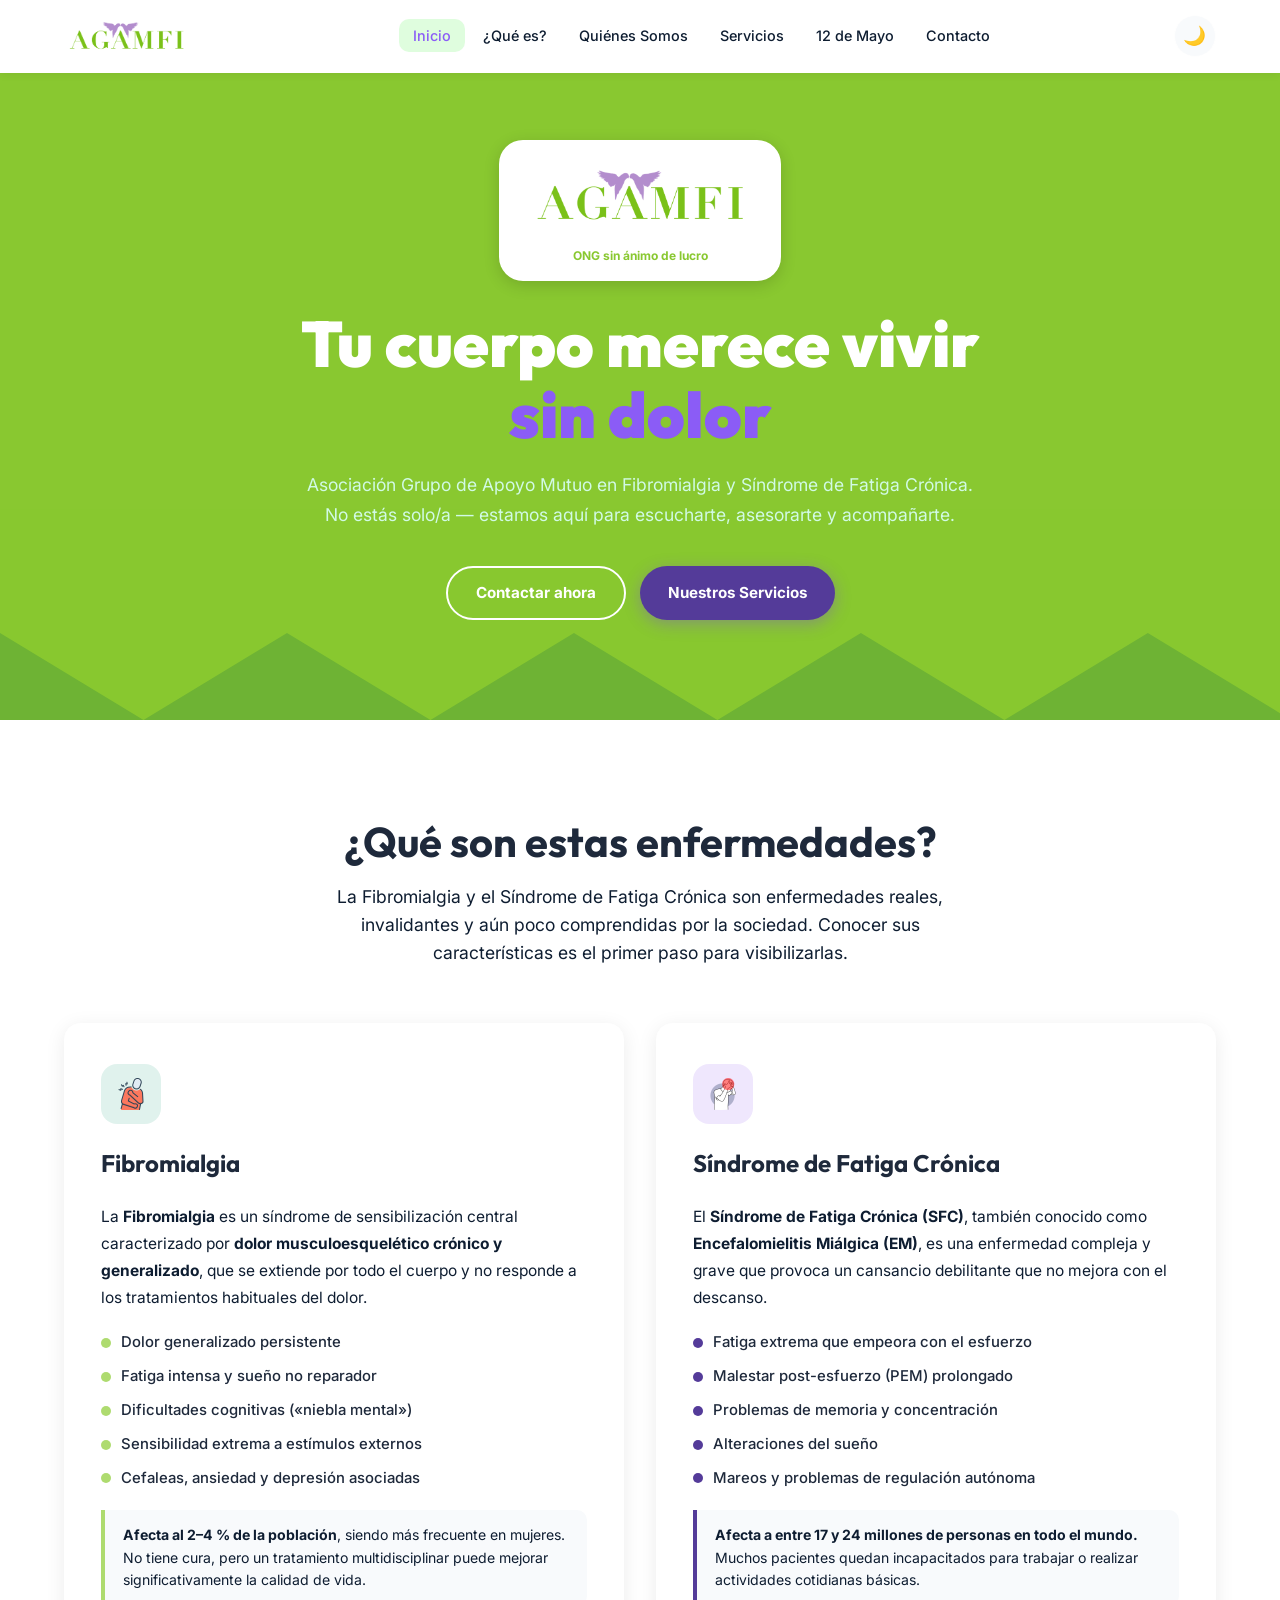
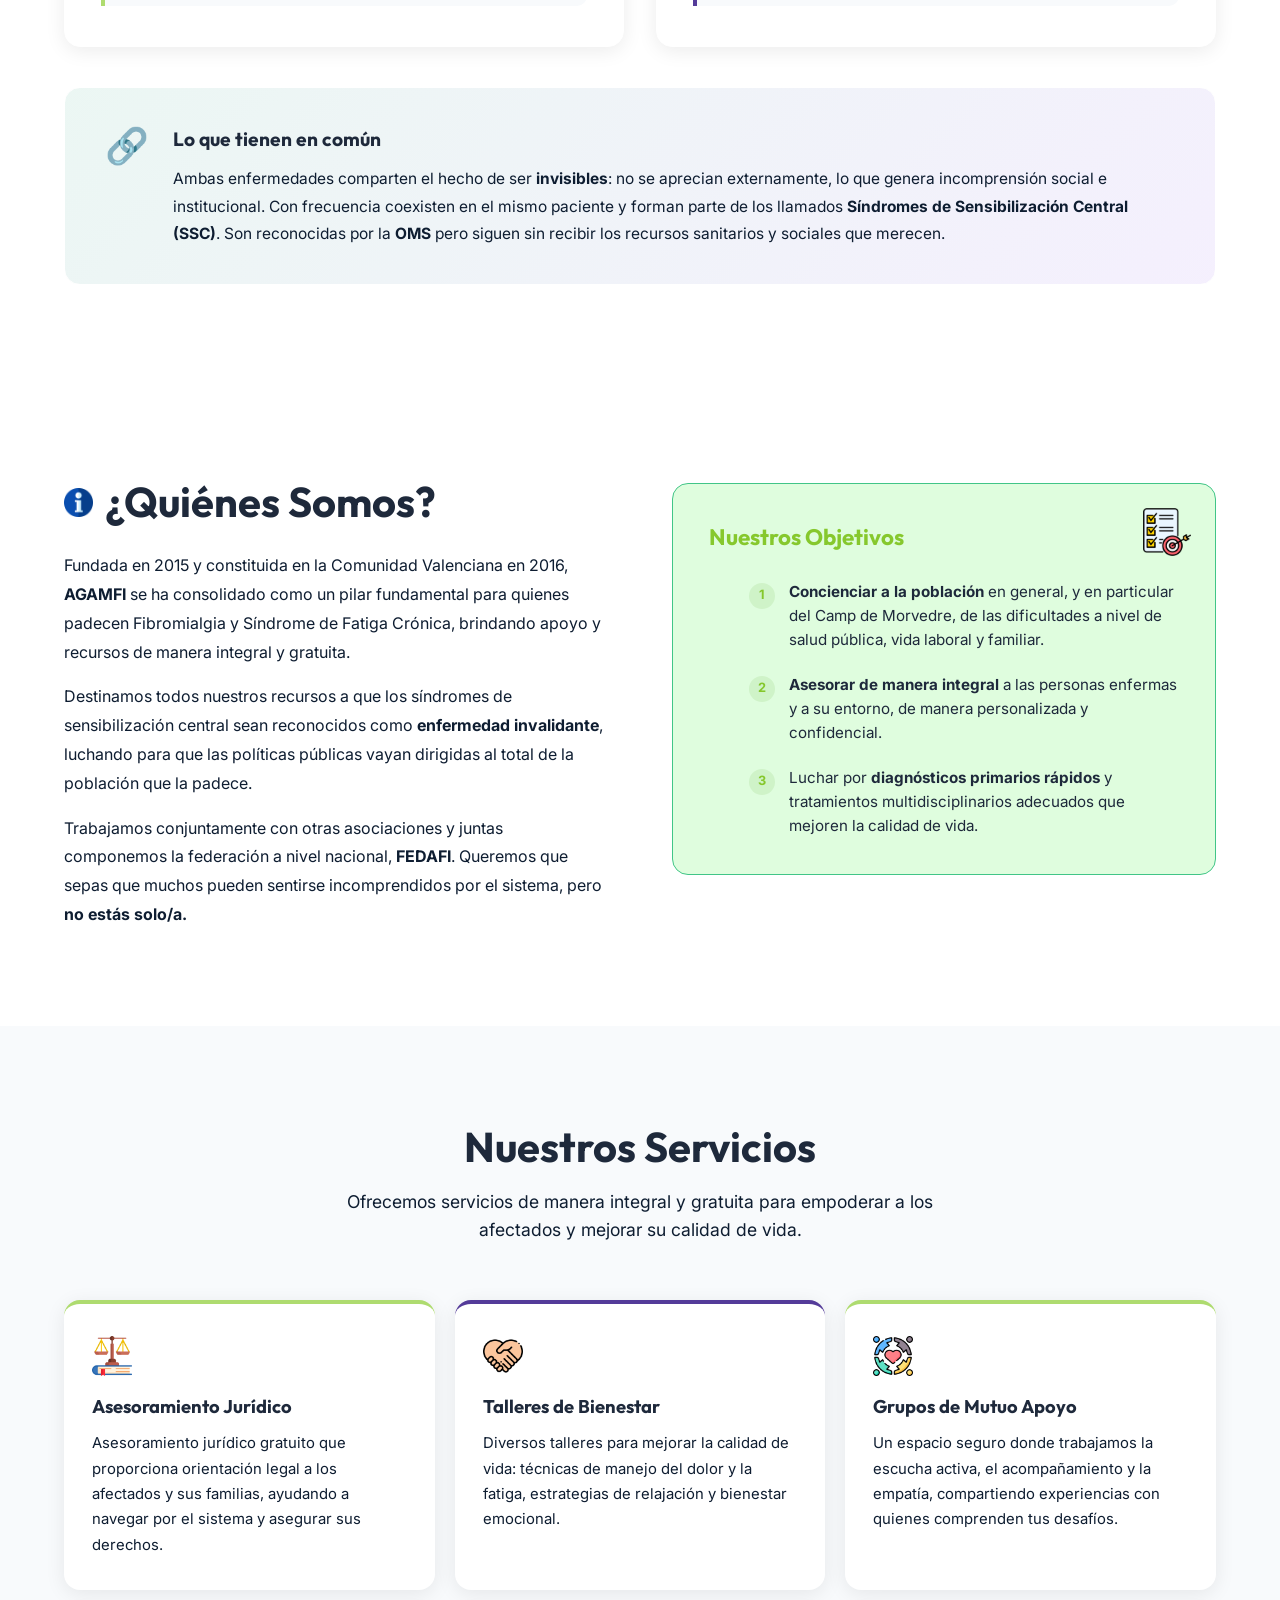
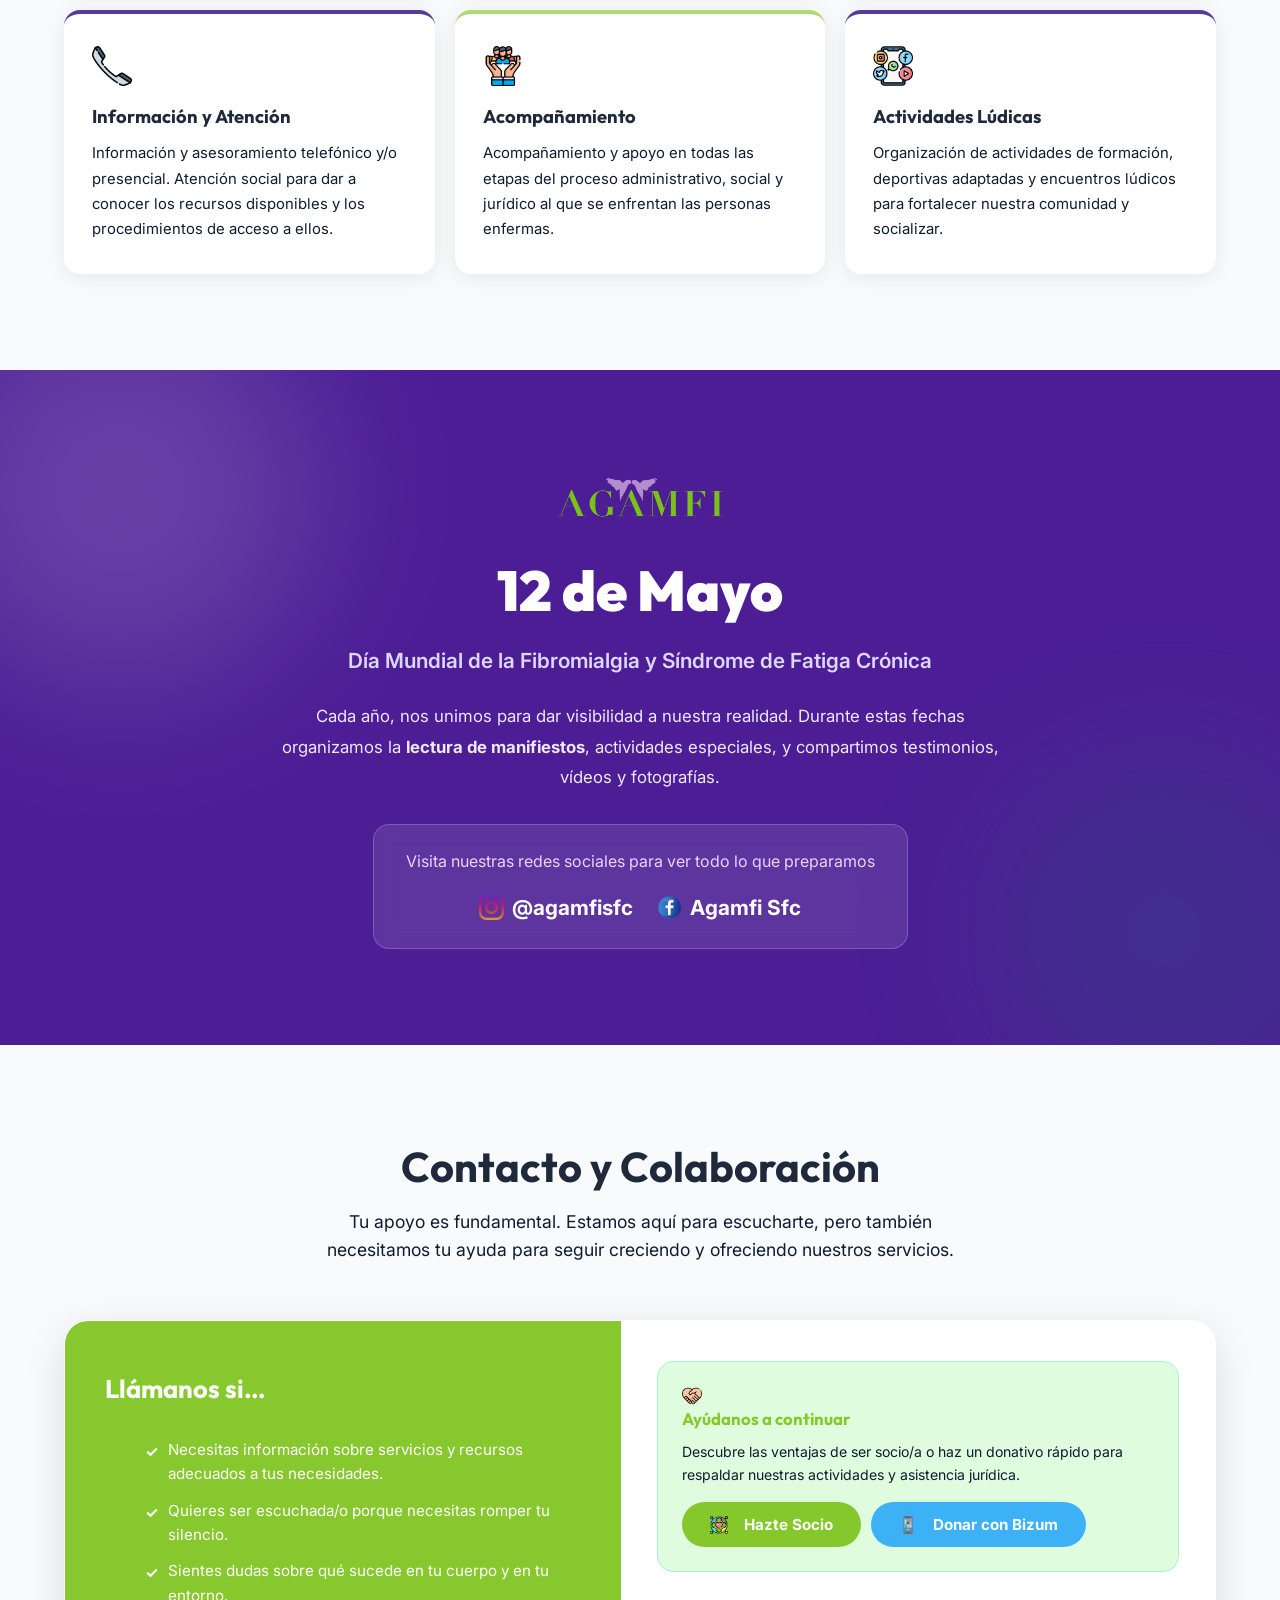
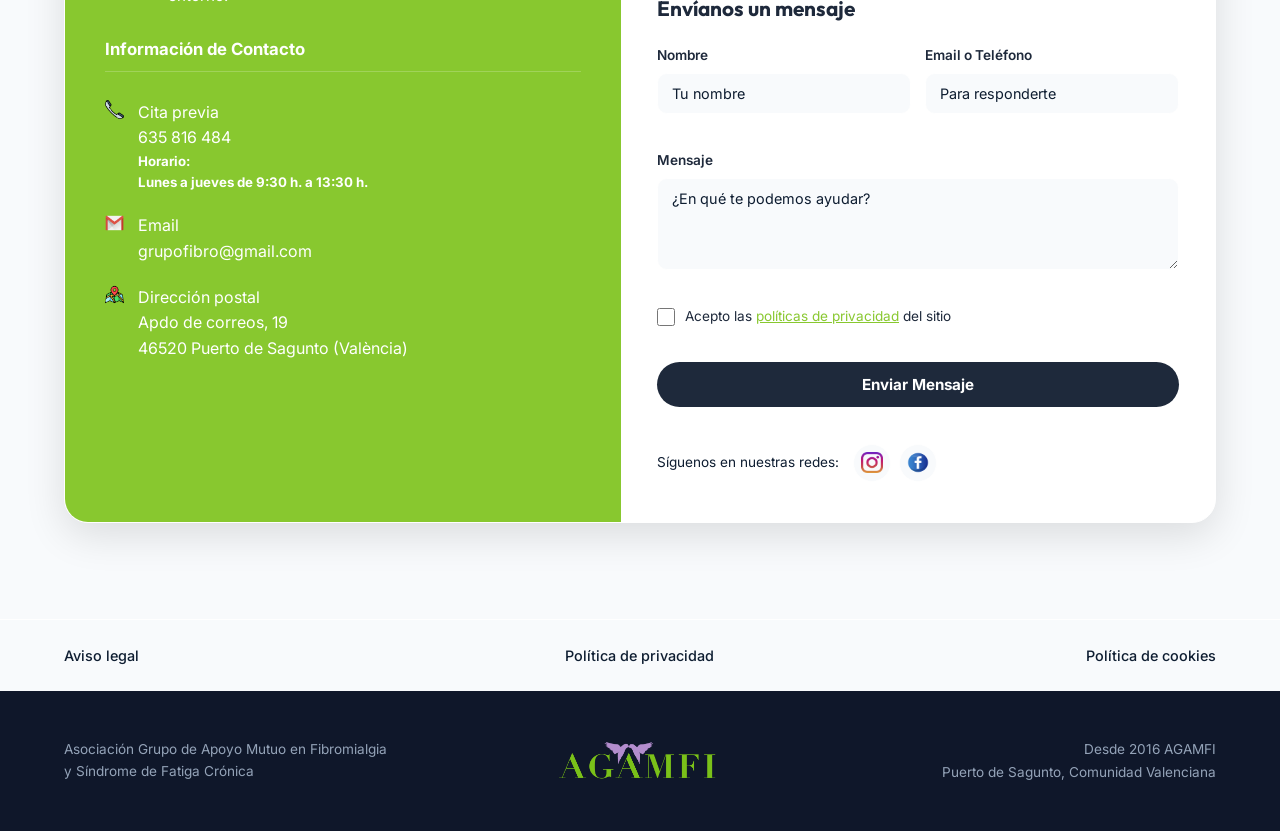
<file: index.html>
<!DOCTYPE html>
<html lang="es">

<head>
  <meta charset="UTF-8" />
  <meta name="viewport" content="width=device-width, initial-scale=1.0" />

  <!-- SEO -->
  <title>AGAMFI</title>
  <meta name="description"
    content="AGAMFI es una asociación sin ánimo de lucro que apoya a personas con Fibromialgia y Síndrome de Fatiga Crónica en el Camp de Morvedre, Comunidad Valenciana." />
  <meta name="keywords"
    content="fibromialgia, SFC, síndrome fatiga crónica, AGAMFI, asociación, Puerto de Sagunto, Camp de Morvedre" />
  <meta name="author" content="AGAMFI" />

  <!-- Favicon -->
  <link rel="icon" href="iconos/Logotipo-letra.png" type="image/png" />
  <link rel="apple-touch-icon" href="iconos/Logotipo-letra.png" />

  <!-- Open Graph -->
  <meta property="og:title" content="AGAMFI – Fibromialgia y SFC" />
  <meta property="og:description"
    content="No estás solo/a. Apoyo integral y gratuito para personas con Fibromialgia y Síndrome de Fatiga Crónica." />
  <meta property="og:type" content="website" />
  <meta property="og:url" content="https://agamfi.org" />
  <meta property="og:image" content="iconos/Logotipo-letra.png" />

  <!-- Google Fonts -->
  <link rel="preconnect" href="https://fonts.googleapis.com" />
  <link rel="preconnect" href="https://fonts.gstatic.com" crossorigin />
  <link
    href="https://fonts.googleapis.com/css2?family=Inter:wght@300;400;500;600;700;800&family=Outfit:wght@400;600;700;900&display=swap"
    rel="stylesheet" />

  <!-- CSS -->
  <link rel="stylesheet" href="css/style.css" />
</head>

<body>

  <!-- ========== HEADER ========== -->
  <header class="header" id="header">
    <nav class="navbar container" aria-label="Navegación principal">

      <a href="#inicio" class="logo" id="logo">
        <img src="iconos/Logotipo-sencillo.png" alt="Logo AGAMFI" class="logo-img" id="logoImg" />
      </a>

      <ul class="nav-links" id="navLinks" role="list">
        <li><a href="#inicio" class="nav-link active">Inicio</a></li>
        <li><a href="#que-es" class="nav-link">¿Qué es?</a></li>
        <li><a href="#nosotros" class="nav-link">Quiénes Somos</a></li>
        <li><a href="#servicios" class="nav-link">Servicios</a></li>
        <li><a href="#diamundial" class="nav-link">12 de Mayo</a></li>
        <li><a href="#contacto" class="nav-link">Contacto</a></li>
      </ul>

      <div class="nav-actions">
        <button class="theme-toggle" id="themeToggle" aria-label="Alternar modo oscuro/claro">
          <span class="icon-moon">🌙</span>
          <span class="icon-sun hidden">☀️</span>
        </button>
        <button class="hamburger" id="hamburger" aria-label="Menú" aria-expanded="false">
          <span></span><span></span><span></span>
        </button>
      </div>
    </nav>
  </header>

  <main>

    <!-- ========== HERO ========== -->
    <section class="hero" id="inicio" aria-label="Inicio">
      <div class="hero-bg">
        <div class="hero-wave"></div>
      </div>

      <div class="hero-content container">
        <span class="hero-badge" id="heroBadge">
          <img src="iconos/Logotipo-sencillo.png" alt="Logo AGAMFI" class="badge-icon" />
          ONG sin ánimo de lucro
        </span>

        <h1 class="hero-title">
          Tu cuerpo merece vivir<br />
          <span class="hero-highlight">sin dolor</span>
        </h1>

        <p class="hero-desc">
          Asociación Grupo de Apoyo Mutuo en Fibromialgia y Síndrome de Fatiga Crónica.<br />
          No estás solo/a — estamos aquí para escucharte, asesorarte y acompañarte.
        </p>

        <div class="hero-actions">
          <a href="#contacto" class="btn btn-white">Contactar ahora</a>
          <a href="#servicios" class="btn btn-purple">Nuestros Servicios</a>
        </div>
      </div>
    </section>

    <!-- ========== QUÉ ES FIBROMIALGIA Y SFC ========== -->
    <section class="conditions" id="que-es" aria-label="Qué es la Fibromialgia y el SFC">
      <div class="container">
        <div class="section-header reveal">
          <h2 class="section-title centered">¿Qué son estas enfermedades?</h2>
          <p class="section-desc">
            La Fibromialgia y el Síndrome de Fatiga Crónica son enfermedades reales, invalidantes y aún poco
            comprendidas por la sociedad. Conocer sus características es el primer paso para visibilizarlas.
          </p>
        </div>

        <div class="conditions-grid">

          <!-- Fibromialgia -->
          <article class="condition-card reveal" id="cardFibro">
            <div class="condition-icon-wrap condition-icon-green">
              <img src="iconos/dolor.png" alt="Fibromialgia" class="custom-icon condition-icon" />
            </div>
            <h3 class="condition-title">Fibromialgia</h3>
            <p class="condition-desc">
              La <strong>Fibromialgia</strong> es un síndrome de sensibilización central caracterizado por
              <strong>dolor musculoesquelético crónico y generalizado</strong>, que se extiende por todo el cuerpo
              y no responde a los tratamientos habituales del dolor.
            </p>
            <ul class="condition-symptoms">
              <li><span class="symptom-dot symptom-dot-green"></span>Dolor generalizado persistente</li>
              <li><span class="symptom-dot symptom-dot-green"></span>Fatiga intensa y sueño no reparador</li>
              <li><span class="symptom-dot symptom-dot-green"></span>Dificultades cognitivas («niebla mental»)</li>
              <li><span class="symptom-dot symptom-dot-green"></span>Sensibilidad extrema a estímulos externos</li>
              <li><span class="symptom-dot symptom-dot-green"></span>Cefaleas, ansiedad y depresión asociadas</li>
            </ul>
            <div class="condition-note">
              <strong>Afecta al 2–4 % de la población</strong>, siendo más frecuente en mujeres. No tiene cura,
              pero un tratamiento multidisciplinar puede mejorar significativamente la calidad de vida.
            </div>
          </article>

          <!-- SFC -->
          <article class="condition-card reveal" id="cardSFC">
            <div class="condition-icon-wrap condition-icon-purple">
              <img src="iconos/dolorcabeza.png" alt="SFC" class="custom-icon condition-icon" />
            </div>
            <h3 class="condition-title">Síndrome de Fatiga Crónica</h3>
            <p class="condition-desc">
              El <strong>Síndrome de Fatiga Crónica (SFC)</strong>, también conocido como
              <strong>Encefalomielitis Miálgica (EM)</strong>, es una enfermedad compleja y grave
              que provoca un cansancio debilitante que no mejora con el descanso.
            </p>
            <ul class="condition-symptoms">
              <li><span class="symptom-dot symptom-dot-purple"></span>Fatiga extrema que empeora con el esfuerzo</li>
              <li><span class="symptom-dot symptom-dot-purple"></span>Malestar post-esfuerzo (PEM) prolongado</li>
              <li><span class="symptom-dot symptom-dot-purple"></span>Problemas de memoria y concentración</li>
              <li><span class="symptom-dot symptom-dot-purple"></span>Alteraciones del sueño</li>
              <li><span class="symptom-dot symptom-dot-purple"></span>Mareos y problemas de regulación autónoma</li>
            </ul>
            <div class="condition-note">
              <strong>Afecta a entre 17 y 24 millones de personas en todo el mundo.</strong> Muchos pacientes
              quedan incapacitados para trabajar o realizar actividades cotidianas básicas.
            </div>
          </article>

        </div>

        <!-- Bloque común -->
        <div class="conditions-shared reveal">
          <div class="shared-icon">🔗</div>
          <div class="shared-content">
            <h3>Lo que tienen en común</h3>
            <p>
              Ambas enfermedades comparten el hecho de ser <strong>invisibles</strong>: no se aprecian externamente,
              lo que genera incomprensión social e institucional. Con frecuencia coexisten en el mismo paciente
              y forman parte de los llamados <strong>Síndromes de Sensibilización Central (SSC)</strong>.
              Son reconocidas por la <strong>OMS</strong> pero siguen sin recibir los recursos sanitarios
              y sociales que merecen.
            </p>
          </div>
        </div>

      </div>
    </section>

    <!-- ========== QUIÉNES SOMOS ========== -->
    <section class="about" id="nosotros" aria-label="Quiénes somos">
      <div class="container about-grid">

        <div class="about-text-col reveal">
          <h2 class="section-title with-icon">
            <img src="iconos/informacion.png" alt="Información" class="custom-icon title-icon" />
            ¿Quiénes Somos?
          </h2>
          <div class="about-body">
            <p>
              Fundada en 2015 y constituida en la Comunidad Valenciana en 2016,
              <strong>AGAMFI</strong> se ha consolidado como un pilar fundamental para quienes padecen
              Fibromialgia y Síndrome de Fatiga Crónica, brindando apoyo y recursos de manera integral y gratuita.
            </p>
            <p>
              Destinamos todos nuestros recursos a que los síndromes de sensibilización central sean reconocidos
              como <strong>enfermedad invalidante</strong>, luchando para que las políticas públicas vayan dirigidas
              al total de la población que la padece.
            </p>
            <p>
              Trabajamos conjuntamente con otras asociaciones y juntas componemos la federación a nivel nacional,
              <strong>FEDAFI</strong>. Queremos que sepas que muchos pueden sentirse incomprendidos por el sistema,
              pero <strong>no estás solo/a.</strong>
            </p>
          </div>
        </div>

        <div class="objectives-card reveal">
          <div class="objectives-badge">
            <img src="iconos/objetivos.png" alt="Objetivos" class="custom-icon" />
          </div>
          <h3 class="objectives-title">Nuestros Objetivos</h3>
          <ol class="objectives-list">
            <li>
              <span class="obj-num">1</span>
              <p><strong>Concienciar a la población</strong> en general, y en particular del Camp de Morvedre,
                de las dificultades a nivel de salud pública, vida laboral y familiar.</p>
            </li>
            <li>
              <span class="obj-num">2</span>
              <p><strong>Asesorar de manera integral</strong> a las personas enfermas y a su entorno,
                de manera personalizada y confidencial.</p>
            </li>
            <li>
              <span class="obj-num">3</span>
              <p>Luchar por <strong>diagnósticos primarios rápidos</strong> y tratamientos multidisciplinarios
                adecuados que mejoren la calidad de vida.</p>
            </li>
          </ol>
        </div>

      </div>
    </section>

    <!-- ========== SERVICIOS ========== -->
    <section class="services" id="servicios" aria-label="Servicios">
      <div class="container">
        <div class="section-header">
          <h2 class="section-title centered">Nuestros Servicios</h2>
          <p class="section-desc">
            Ofrecemos servicios de manera integral y gratuita para empoderar a los afectados
            y mejorar su calidad de vida.
          </p>
        </div>

        <div class="services-grid">
          <article class="service-card accent-green reveal" id="svc1">
            <div class="svc-icon"><img src="iconos/juridico.png" alt="Asesoramiento" class="custom-icon" /></div>
            <h3>Asesoramiento Jurídico</h3>
            <p>Asesoramiento jurídico gratuito que proporciona orientación legal a los afectados
              y sus familias, ayudando a navegar por el sistema y asegurar sus derechos.</p>
          </article>

          <article class="service-card accent-purple reveal" id="svc2">
            <div class="svc-icon"><img src="iconos/ayuda.png" alt="Bienestar" class="custom-icon" /></div>
            <h3>Talleres de Bienestar</h3>
            <p>Diversos talleres para mejorar la calidad de vida: técnicas de manejo del dolor
              y la fatiga, estrategias de relajación y bienestar emocional.</p>
          </article>

          <article class="service-card accent-green reveal" id="svc3">
            <div class="svc-icon"><img src="iconos/participacion-de-la-comunidad.png" alt="Apoyo" class="custom-icon" />
            </div>
            <h3>Grupos de Mutuo Apoyo</h3>
            <p>Un espacio seguro donde trabajamos la escucha activa, el acompañamiento y la empatía,
              compartiendo experiencias con quienes comprenden tus desafíos.</p>
          </article>

          <article class="service-card accent-purple reveal" id="svc4">
            <div class="svc-icon"><img src="iconos/telefonos-de-mano.png" alt="Información" class="custom-icon" /></div>
            <h3>Información y Atención</h3>
            <p>Información y asesoramiento telefónico y/o presencial. Atención social para dar a conocer
              los recursos disponibles y los procedimientos de acceso a ellos.</p>
          </article>

          <article class="service-card accent-green reveal" id="svc5">
            <div class="svc-icon"><img src="iconos/acompañamiento.png" alt="Acompañamiento" class="custom-icon" /></div>
            <h3>Acompañamiento</h3>
            <p>Acompañamiento y apoyo en todas las etapas del proceso administrativo, social y jurídico
              al que se enfrentan las personas enfermas.</p>
          </article>

          <article class="service-card accent-purple reveal" id="svc6">
            <div class="svc-icon"><img src="iconos/redes-sociales.png" alt="Actividades" class="custom-icon" /></div>
            <h3>Actividades Lúdicas</h3>
            <p>Organización de actividades de formación, deportivas adaptadas y encuentros lúdicos
              para fortalecer nuestra comunidad y socializar.</p>
          </article>
        </div>
      </div>
    </section>

    <!-- ========== 12 DE MAYO ========== -->
    <section class="world-day" id="diamundial" aria-label="Día mundial de la fibromialgia">
      <div class="wd-blobs">
        <div class="wd-blob wd-blob-1"></div>
        <div class="wd-blob wd-blob-2"></div>
      </div>

      <div class="container wd-content reveal">
        <div class="wd-icon"><img src="iconos/Logotipo-sencillo.png" alt="Logo AGAMFI" /></div>
        <h2 class="wd-title">12 de Mayo</h2>
        <h3 class="wd-subtitle">Día Mundial de la Fibromialgia y Síndrome de Fatiga Crónica</h3>
        <p class="wd-desc">
          Cada año, nos unimos para dar visibilidad a nuestra realidad. Durante estas fechas organizamos
          la <strong>lectura de manifiestos</strong>, actividades especiales, y compartimos testimonios,
          vídeos y fotografías.
        </p>
        <div class="wd-card">
          <p>Visita nuestras redes sociales para ver todo lo que preparamos</p>
          <div class="wd-social-links">
            <a href="https://instagram.com/agamfisfc" target="_blank" rel="noreferrer" class="wd-social-link">
              <img src="iconos/instagram.png" alt="Instagram" class="custom-icon inline-icon" /> @agamfisfc
            </a>
            <a href="https://www.facebook.com/agamfi.sfc.1" target="_blank" rel="noreferrer" class="wd-social-link">
              <img src="iconos/facebook.png" alt="Facebook" class="custom-icon inline-icon" /> Agamfi Sfc
            </a>
          </div>
        </div>
      </div>
    </section>

    <!-- ========== CONTACTO ========== -->
    <section class="contact" id="contacto" aria-label="Contacto y colaboración">
      <div class="container">
        <div class="section-header">
          <h2 class="section-title centered">Contacto y Colaboración</h2>
          <p class="section-desc">
            Tu apoyo es fundamental. Estamos aquí para escucharte, pero también necesitamos tu ayuda
            para seguir creciendo y ofreciendo nuestros servicios.
          </p>
        </div>

        <div class="contact-card">

          <!-- Info izquierda -->
          <div class="contact-info">
            <h3>Llámanos si…</h3>
            <ul class="call-reasons">
              <li><span class="check">✓</span> Necesitas información sobre servicios y recursos adecuados a tus
                necesidades.</li>
              <li><span class="check">✓</span> Quieres ser escuchada/o porque necesitas romper tu silencio.</li>
              <li><span class="check">✓</span> Sientes dudas sobre qué sucede en tu cuerpo y en tu entorno.</li>
            </ul>

            <h4 class="info-subtitle">Información de Contacto</h4>
            <div class="info-items">
              <div class="info-item">
                <img src="iconos/telefonos-de-mano.png" alt="Teléfono" class="custom-icon" />
                <div>
                  <p>Cita previa</p>
                  <p>635 816 484</p>
                  <h5>Horario:<br />Lunes a jueves de 9:30 h. a 13:30 h.</h5>
                </div>
              </div>
              <div class="info-item">
                <img src="iconos/gmail.png" alt="Email" class="custom-icon" />
                <div>
                  <p>Email</p>
                  <a href="mailto:grupofibro@gmail.com">grupofibro@gmail.com</a>
                </div>
              </div>
              <div class="info-item">
                <img src="iconos/mapa.png" alt="Dirección" class="custom-icon" />
                <div>
                  <p>Dirección postal</p>
                  <p>Apdo de correos, 19<br />46520 Puerto de Sagunto (València)</p>
                </div>
              </div>
            </div>
          </div>

          <!-- Formulario derecha -->
          <div class="contact-form-col">

            <!-- Hazte socio / Bizum -->
            <div class="support-box">
              <h3 class="support-title"><img src="iconos/ayuda.png" alt="Ayuda" class="custom-icon inline-icon" />
                Ayúdanos a continuar</h3>
              <p>Descubre las ventajas de ser socio/a o haz un donativo rápido para respaldar
                nuestras actividades y asistencia jurídica.</p>
              <div class="support-btns">
                <button class="btn btn-emerald" id="btnSocio"><img src="iconos/participacion-de-la-comunidad.png"
                    alt="Socio" class="custom-icon inline-icon" /> Hazte Socio</button>
                <button class="btn btn-bizum" id="btnBizum"><img src="iconos/telefono-inteligente.png" alt="Bizum"
                    class="custom-icon inline-icon" /> Donar con Bizum</button>
              </div>
            </div>

            <!-- Formulario -->
            <h3 class="form-heading">Envíanos un mensaje</h3>
            <form action="https://formsubmit.co/grupofibro@gmail.com" method="POST" class="contact-form" id="contactForm" novalidate>
              <!-- Desactivar Captcha (opcional, recomendable para Ajax) -->
              <input type="hidden" name="_captcha" value="false">
              <!-- Página de gracias (por si falla el JavaScript y redirige de forma nativa) -->
              <input type="hidden" name="_next" value="https://agamfi.org/">
              
              <div class="form-row">
                <div class="form-group">
                  <label for="inputName">Nombre</label>
                  <input type="text" id="inputName" name="name" placeholder="Tu nombre" required />
                  <span class="form-error" id="errorName"></span>
                </div>
                <div class="form-group">
                  <label for="inputContact">Email o Teléfono</label>
                  <!-- FormSubmit detecta mejor el correo si el name es "email" -->
                  <input type="text" id="inputContact" name="email" placeholder="Para responderte" required />
                  <span class="form-error" id="errorContact"></span>
                </div>
              </div>
              <div class="form-group">
                <label for="inputMessage">Mensaje</label>
                <textarea id="inputMessage" name="message" rows="4" placeholder="¿En qué te podemos ayudar?"
                  required></textarea>
                <span class="form-error" id="errorMessage"></span>
              </div>
              <div class="form-group checkbox-group">
                <input type="checkbox" id="inputTerms" name="terms" required />
                <label for="inputTerms">Acepto las <a href="privacidad.html" target="_blank">políticas de privacidad</a> del sitio</label>
                <span class="form-error" id="errorTerms"></span>
              </div>
              <button type="submit" class="btn btn-dark btn-full" id="submitForm">
                <span id="submitText">Enviar Mensaje</span>
                <span id="submitLoader" class="hidden">Enviando…</span>
              </button>
              <div class="form-success hidden" id="formSuccess">
                ✅ ¡Mensaje enviado! Nos pondremos en contacto contigo pronto.
              </div>
            </form>

            <!-- Redes sociales -->
            <div class="social-row">
              <p>Síguenos en nuestras redes:</p>
              <div class="social-btns">
                <a href="https://instagram.com/agamfisfc" target="_blank" rel="noreferrer" class="social-btn"
                  aria-label="Instagram"><img src="iconos/instagram.png" alt="Instagram"
                    class="custom-icon" /></a>
                <a href="https://www.facebook.com/agamfi.sfc.1" class="social-btn" aria-label="Facebook"><img src="iconos/facebook.png"
                    alt="Facebook" class="custom-icon" /></a>
              </div>
            </div>
          </div>
        </div>
      </div>
    </section>

  </main>

  <!-- ========== ENLACES LEGALES ========== -->
  <div class="legal-links">
    <div class="container legal-links-inner">
      <a href="aviso-legal.html">Aviso legal</a>
      <a href="privacidad.html">Política de privacidad</a>
      <a href="politica-cookies.html">Política de cookies</a>
    </div>
  </div>

  <!-- ========== FOOTER ========== -->
  <footer class="footer" id="footer">
    <div class="container footer-inner">
      <div class="footer-brand">
        <p>Asociación Grupo de Apoyo Mutuo en Fibromialgia <br>y Síndrome de Fatiga Crónica</p>
      </div>
      <div class="footer-logo-wrap">
        <img src="iconos/Logotipo-sencillo.png" alt="Logo AGAMFI" class="footer-logo-icon" />
      </div>
      <div class="footer-copy">
        <p>Desde 2016 AGAMFI</p>
        <p>Puerto de Sagunto, Comunidad Valenciana</p>
      </div>
    </div>
  </footer>

  <!-- Scroll top -->
  <button class="scroll-top hidden" id="scrollTop" aria-label="Volver arriba">↑</button>

  <!-- Modal: Hazte socio -->
  <div class="modal hidden" id="modalSocio" role="dialog" aria-modal="true" aria-labelledby="modalSocioTitle">
    <div class="modal-box">
      <button class="modal-close" id="closeSocio" aria-label="Cerrar">✕</button>
      <h2 id="modalSocioTitle">Hazte Socio/a de AGAMFI</h2>
      <p>Como socio/a disfrutas de:</p>
      <ul>
        <li>✓ Acceso a todos nuestros servicios gratuitos</li>
        <li>✓ Participación en talleres y actividades</li>
        <li>✓ Voz y voto en asambleas</li>
        <li>✓ Red de apoyo y comunidad</li>
      </ul>
      <p class="modal-contact">Para inscribirte, contáctanos en
        <a href="mailto:grupofibro@gmail.com">grupofibro@gmail.com</a>
        o llámanos al <strong>635 816 484</strong>.
      </p>
    </div>
  </div>

  <!-- Modal: Bizum -->
  <div class="modal hidden" id="modalBizum" role="dialog" aria-modal="true" aria-labelledby="modalBizumTitle">
    <div class="modal-box">
      <button class="modal-close" id="closeBizum" aria-label="Cerrar">✕</button>
      <h2 id="modalBizumTitle">Donar con Bizum</h2>
      <p>Tu donación nos ayuda a seguir ofreciendo todos nuestros servicios de manera gratuita.</p>
      <div class="bizum-code">
        <span>Código Bizum</span>
        <strong id="bizumCode">14157</strong>
      </div>
      <p class="modal-contact">También puedes contactarnos en
        <a href="mailto:grupofibro@gmail.com">grupofibro@gmail.com</a>
        para más información sobre donaciones.
      </p>
    </div>
  </div>

  <!-- JS -->
  <script src="js/main.js"></script>
</body>

</html>
</file>
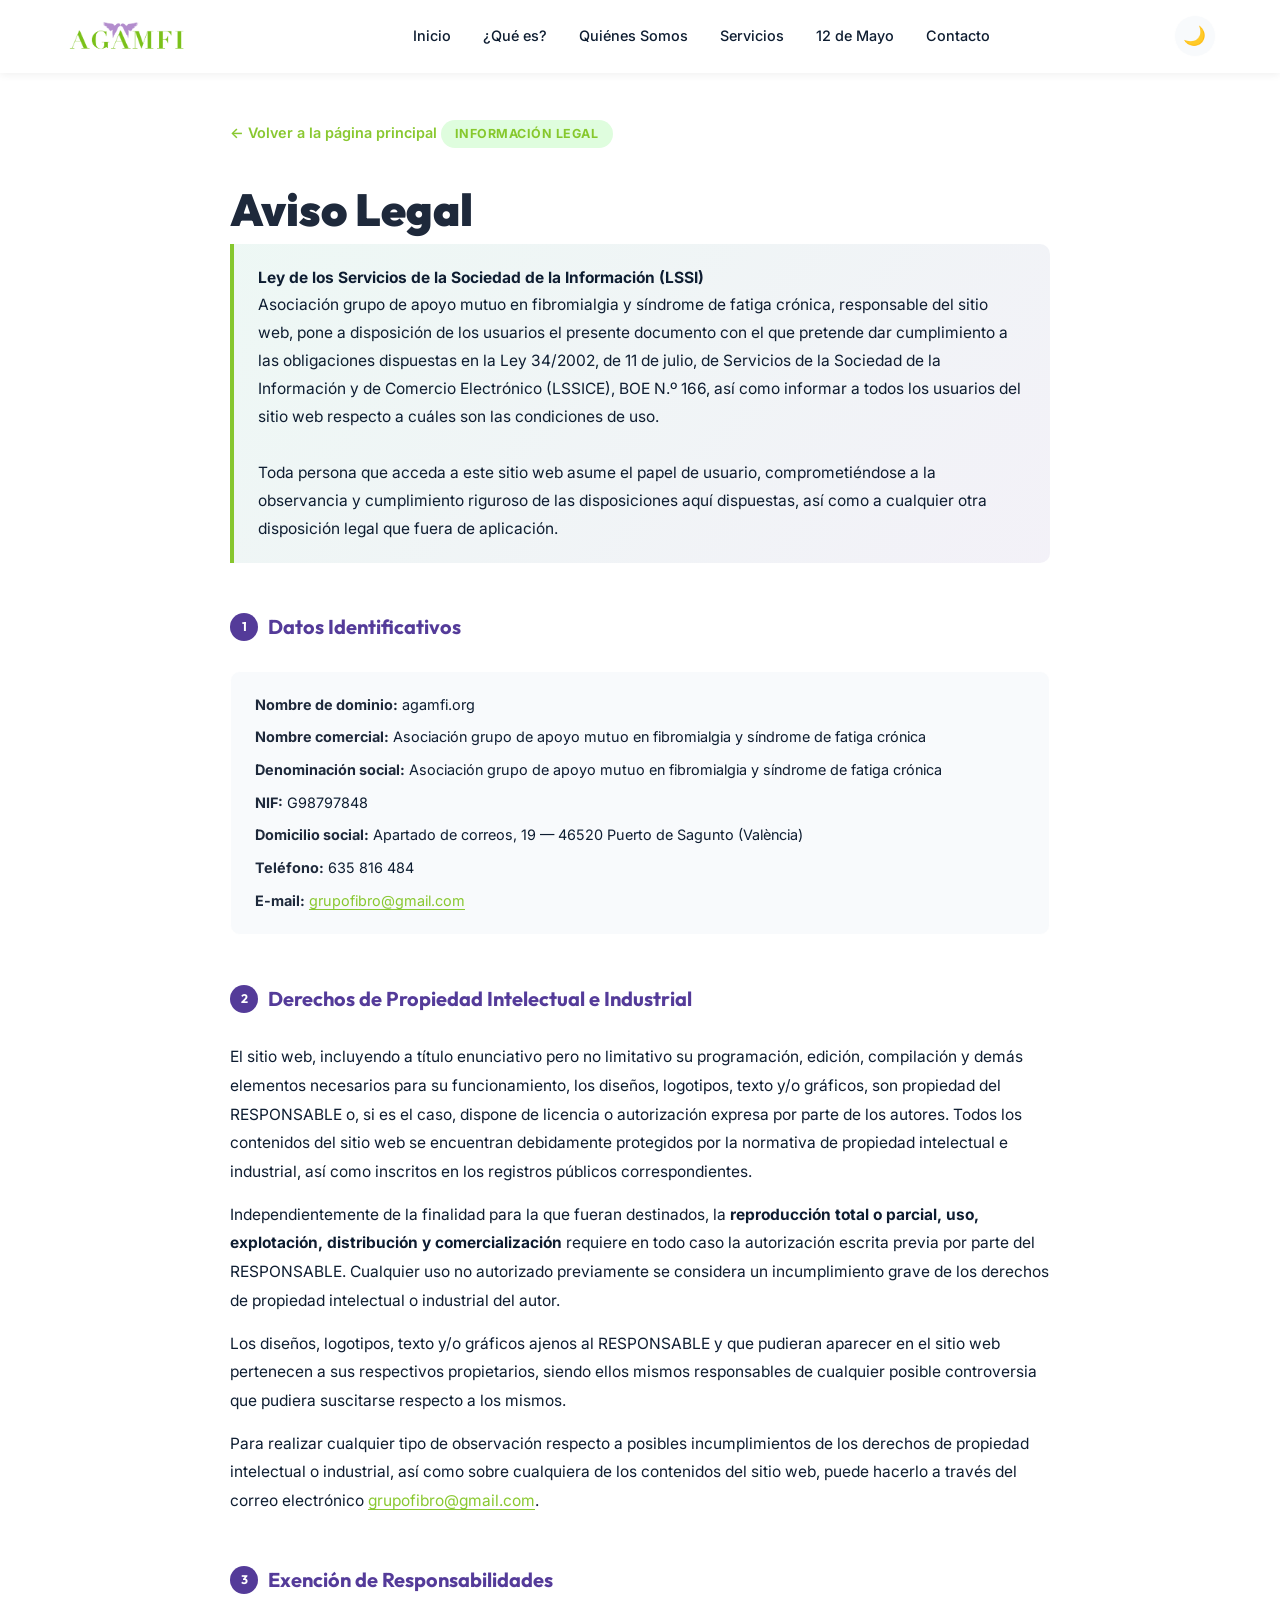
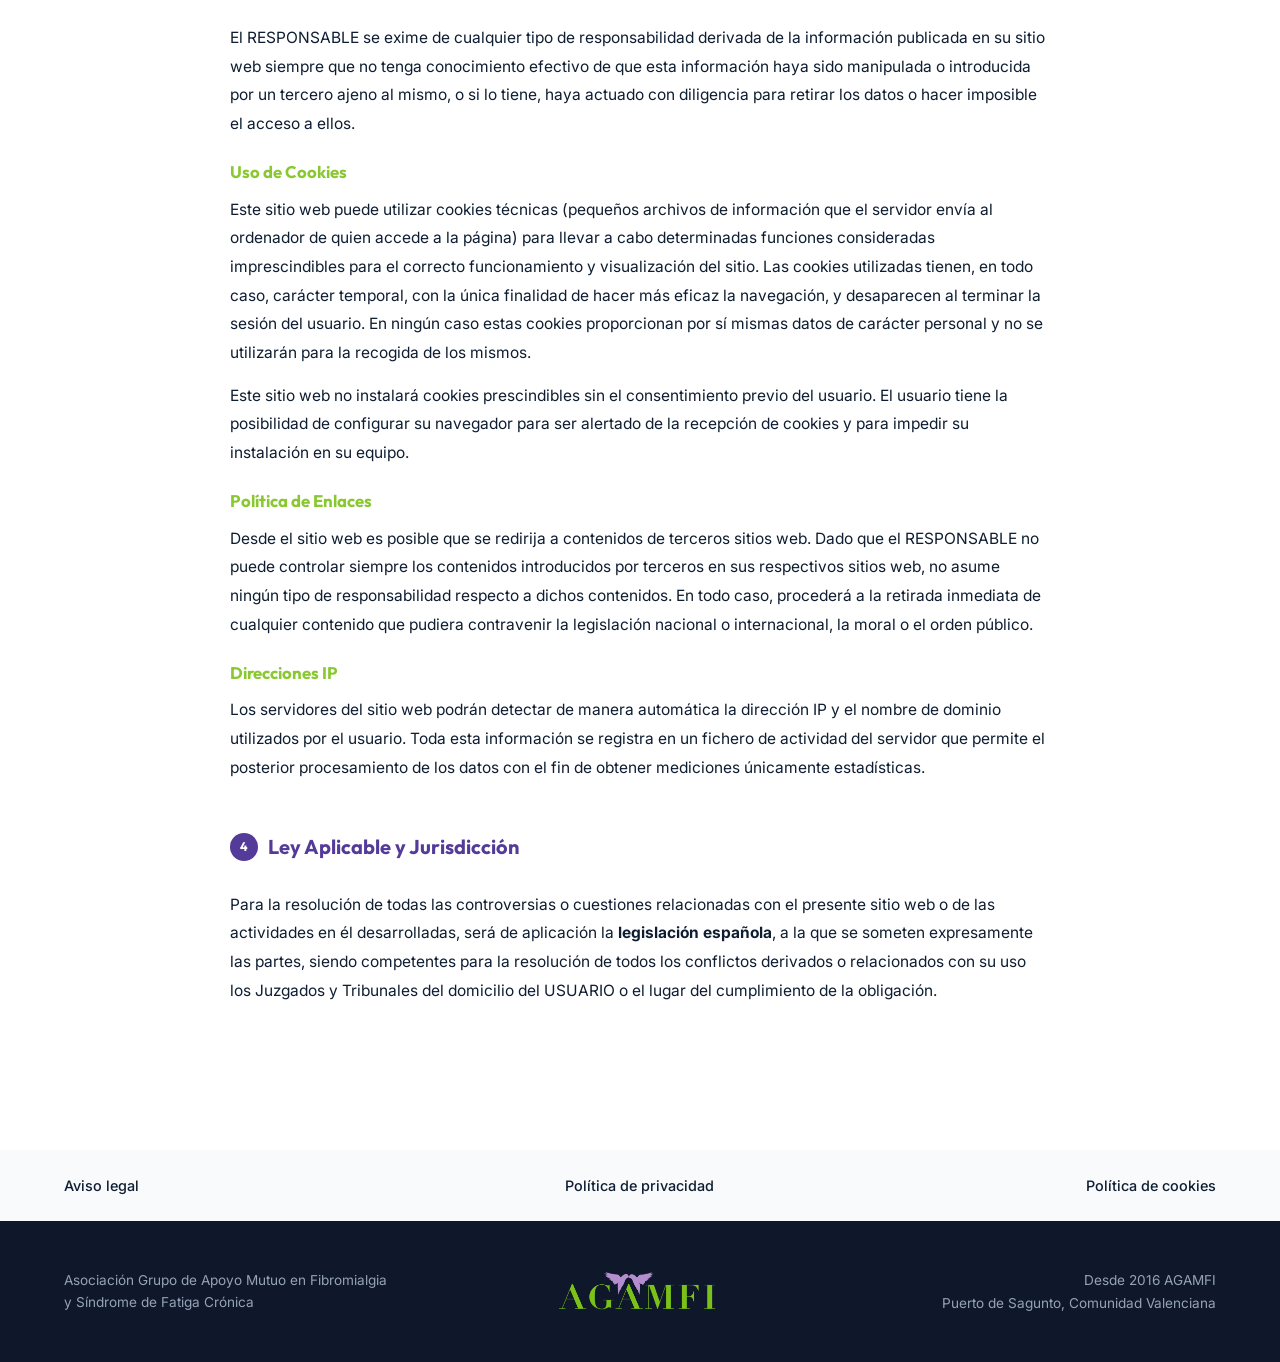
<file: aviso-legal.html>
<!DOCTYPE html>
<html lang="es">

<head>
  <meta charset="UTF-8" />
  <meta name="viewport" content="width=device-width, initial-scale=1.0" />

  <!-- SEO -->
  <title>Aviso Legal — AGAMFI</title>
  <meta name="description"
    content="Aviso legal de AGAMFI – Asociación Grupo de Apoyo Mutuo en Fibromialgia y Síndrome de Fatiga Crónica. Información sobre el responsable del sitio, propiedad intelectual y condiciones de uso." />
  <meta name="robots" content="noindex, follow" />

  <!-- Favicon -->
  <link rel="icon" href="iconos/Logotipo-letra.png" type="image/png" />
  <link rel="apple-touch-icon" href="iconos/Logotipo-letra.png" />

  <!-- Google Fonts -->
  <link rel="preconnect" href="https://fonts.googleapis.com" />
  <link rel="preconnect" href="https://fonts.gstatic.com" crossorigin />
  <link
    href="https://fonts.googleapis.com/css2?family=Inter:wght@300;400;500;600;700;800&family=Outfit:wght@400;600;700;900&display=swap"
    rel="stylesheet" />

  <!-- CSS -->
  <link rel="stylesheet" href="css/style.css" />
</head>

<body>

  <!-- ========== HEADER ========== -->
  <header class="header" id="header">
    <nav class="navbar container" aria-label="Navegación principal">

      <a href="index.html#inicio" class="logo" id="logo">
        <img src="iconos/Logotipo-sencillo.png" alt="Logo AGAMFI" class="logo-img" id="logoImg" />
      </a>

      <ul class="nav-links" id="navLinks" role="list">
        <li><a href="index.html#inicio" class="nav-link">Inicio</a></li>
        <li><a href="index.html#que-es" class="nav-link">¿Qué es?</a></li>
        <li><a href="index.html#nosotros" class="nav-link">Quiénes Somos</a></li>
        <li><a href="index.html#servicios" class="nav-link">Servicios</a></li>
        <li><a href="index.html#diamundial" class="nav-link">12 de Mayo</a></li>
        <li><a href="index.html#contacto" class="nav-link">Contacto</a></li>
      </ul>

      <div class="nav-actions">
        <button class="theme-toggle" id="themeToggle" aria-label="Alternar modo oscuro/claro">
          <span class="icon-moon">🌙</span>
          <span class="icon-sun hidden">☀️</span>
        </button>
        <button class="hamburger" id="hamburger" aria-label="Menú" aria-expanded="false">
          <span></span><span></span><span></span>
        </button>
      </div>
    </nav>
  </header>

  <main>
    <section class="legal-page" aria-label="Aviso legal">
      <div class="container">
        <div class="legal-content">

          <a href="index.html" class="legal-back">← Volver a la página principal</a>

          <span class="legal-badge">Información legal</span>
          <h1>Aviso Legal</h1>

          <div class="legal-intro">
            <strong>Ley de los Servicios de la Sociedad de la Información (LSSI)</strong><br />
            Asociación grupo de apoyo mutuo en fibromialgia y síndrome de fatiga crónica, responsable del sitio web,
            pone a disposición de los usuarios el presente documento con el que pretende dar cumplimiento a las
            obligaciones dispuestas en la Ley 34/2002, de 11 de julio, de Servicios de la Sociedad de la Información y
            de Comercio Electrónico (LSSICE), BOE N.º 166, así como informar a todos los usuarios del sitio web respecto
            a cuáles son las condiciones de uso.<br /><br />
            Toda persona que acceda a este sitio web asume el papel de usuario, comprometiéndose a la observancia y
            cumplimiento riguroso de las disposiciones aquí dispuestas, así como a cualquier otra disposición legal que
            fuera de aplicación.
          </div>

          <!-- 1. Datos identificativos -->
          <div class="legal-section" id="datos-identificativos">
            <h2><span class="section-num">1</span> Datos Identificativos</h2>
            <div class="legal-databox">
              <p><strong>Nombre de dominio:</strong> agamfi.org</p>
              <p><strong>Nombre comercial:</strong> Asociación grupo de apoyo mutuo en fibromialgia y síndrome de fatiga crónica</p>
              <p><strong>Denominación social:</strong> Asociación grupo de apoyo mutuo en fibromialgia y síndrome de fatiga crónica</p>
              <p><strong>NIF:</strong> G98797848</p>
              <p><strong>Domicilio social:</strong> Apartado de correos, 19 — 46520 Puerto de Sagunto (València)</p>
              <p><strong>Teléfono:</strong> 635 816 484</p>
              <p><strong>E-mail:</strong> <a href="mailto:grupofibro@gmail.com">grupofibro@gmail.com</a></p>
            </div>
          </div>

          <!-- 2. Propiedad intelectual -->
          <div class="legal-section" id="propiedad-intelectual">
            <h2><span class="section-num">2</span> Derechos de Propiedad Intelectual e Industrial</h2>
            <p>
              El sitio web, incluyendo a título enunciativo pero no limitativo su programación, edición, compilación
              y demás elementos necesarios para su funcionamiento, los diseños, logotipos, texto y/o gráficos, son
              propiedad del RESPONSABLE o, si es el caso, dispone de licencia o autorización expresa por parte de los
              autores. Todos los contenidos del sitio web se encuentran debidamente protegidos por la normativa de
              propiedad intelectual e industrial, así como inscritos en los registros públicos correspondientes.
            </p>
            <p>
              Independientemente de la finalidad para la que fueran destinados, la <strong>reproducción total o
              parcial, uso, explotación, distribución y comercialización</strong> requiere en todo caso la autorización
              escrita previa por parte del RESPONSABLE. Cualquier uso no autorizado previamente se considera un
              incumplimiento grave de los derechos de propiedad intelectual o industrial del autor.
            </p>
            <p>
              Los diseños, logotipos, texto y/o gráficos ajenos al RESPONSABLE y que pudieran aparecer en el sitio web
              pertenecen a sus respectivos propietarios, siendo ellos mismos responsables de cualquier posible
              controversia que pudiera suscitarse respecto a los mismos.
            </p>
            <p>
              Para realizar cualquier tipo de observación respecto a posibles incumplimientos de los derechos de
              propiedad intelectual o industrial, así como sobre cualquiera de los contenidos del sitio web, puede
              hacerlo a través del correo electrónico
              <a href="mailto:grupofibro@gmail.com">grupofibro@gmail.com</a>.
            </p>
          </div>

          <!-- 3. Exención de responsabilidades -->
          <div class="legal-section" id="exencion-responsabilidades">
            <h2><span class="section-num">3</span> Exención de Responsabilidades</h2>
            <p>
              El RESPONSABLE se exime de cualquier tipo de responsabilidad derivada de la información publicada en su
              sitio web siempre que no tenga conocimiento efectivo de que esta información haya sido manipulada o
              introducida por un tercero ajeno al mismo, o si lo tiene, haya actuado con diligencia para retirar los
              datos o hacer imposible el acceso a ellos.
            </p>

            <h3>Uso de Cookies</h3>
            <p>
              Este sitio web puede utilizar cookies técnicas (pequeños archivos de información que el servidor envía al
              ordenador de quien accede a la página) para llevar a cabo determinadas funciones consideradas
              imprescindibles para el correcto funcionamiento y visualización del sitio. Las cookies utilizadas tienen,
              en todo caso, carácter temporal, con la única finalidad de hacer más eficaz la navegación, y desaparecen
              al terminar la sesión del usuario. En ningún caso estas cookies proporcionan por sí mismas datos de
              carácter personal y no se utilizarán para la recogida de los mismos.
            </p>
            <p>
              Este sitio web no instalará cookies prescindibles sin el consentimiento previo del usuario. El usuario
              tiene la posibilidad de configurar su navegador para ser alertado de la recepción de cookies y para
              impedir su instalación en su equipo.
            </p>

            <h3>Política de Enlaces</h3>
            <p>
              Desde el sitio web es posible que se redirija a contenidos de terceros sitios web. Dado que el
              RESPONSABLE no puede controlar siempre los contenidos introducidos por terceros en sus respectivos sitios
              web, no asume ningún tipo de responsabilidad respecto a dichos contenidos. En todo caso, procederá a la
              retirada inmediata de cualquier contenido que pudiera contravenir la legislación nacional o internacional,
              la moral o el orden público.
            </p>

            <h3>Direcciones IP</h3>
            <p>
              Los servidores del sitio web podrán detectar de manera automática la dirección IP y el nombre de dominio
              utilizados por el usuario. Toda esta información se registra en un fichero de actividad del servidor que
              permite el posterior procesamiento de los datos con el fin de obtener mediciones únicamente estadísticas.
            </p>
          </div>

          <!-- 4. Ley aplicable -->
          <div class="legal-section" id="ley-aplicable">
            <h2><span class="section-num">4</span> Ley Aplicable y Jurisdicción</h2>
            <p>
              Para la resolución de todas las controversias o cuestiones relacionadas con el presente sitio web o de
              las actividades en él desarrolladas, será de aplicación la <strong>legislación española</strong>, a la
              que se someten expresamente las partes, siendo competentes para la resolución de todos los conflictos
              derivados o relacionados con su uso los Juzgados y Tribunales del domicilio del USUARIO o el lugar del
              cumplimiento de la obligación.
            </p>
          </div>

        </div>
      </div>
    </section>
  </main>

  <!-- ========== ENLACES LEGALES ========== -->
  <div class="legal-links">
    <div class="container legal-links-inner">
      <a href="aviso-legal.html">Aviso legal</a>
      <a href="privacidad.html">Política de privacidad</a>
      <a href="politica-cookies.html">Política de cookies</a>
    </div>
  </div>

  <!-- ========== FOOTER ========== -->
  <footer class="footer" id="footer">
    <div class="container footer-inner">
      <div class="footer-brand">
        <p>Asociación Grupo de Apoyo Mutuo en Fibromialgia <br>y Síndrome de Fatiga Crónica</p>
      </div>
      <div class="footer-logo-wrap">
        <img src="iconos/Logotipo-sencillo.png" alt="Logo AGAMFI" class="footer-logo-icon" />
      </div>
      <div class="footer-copy">
        <p>Desde 2016 AGAMFI</p>
        <p>Puerto de Sagunto, Comunidad Valenciana</p>
      </div>
    </div>
  </footer>

  <!-- Scroll top -->
  <button class="scroll-top hidden" id="scrollTop" aria-label="Volver arriba">↑</button>

  <!-- JS -->
  <script src="js/main.js"></script>
</body>

</html>
</file>
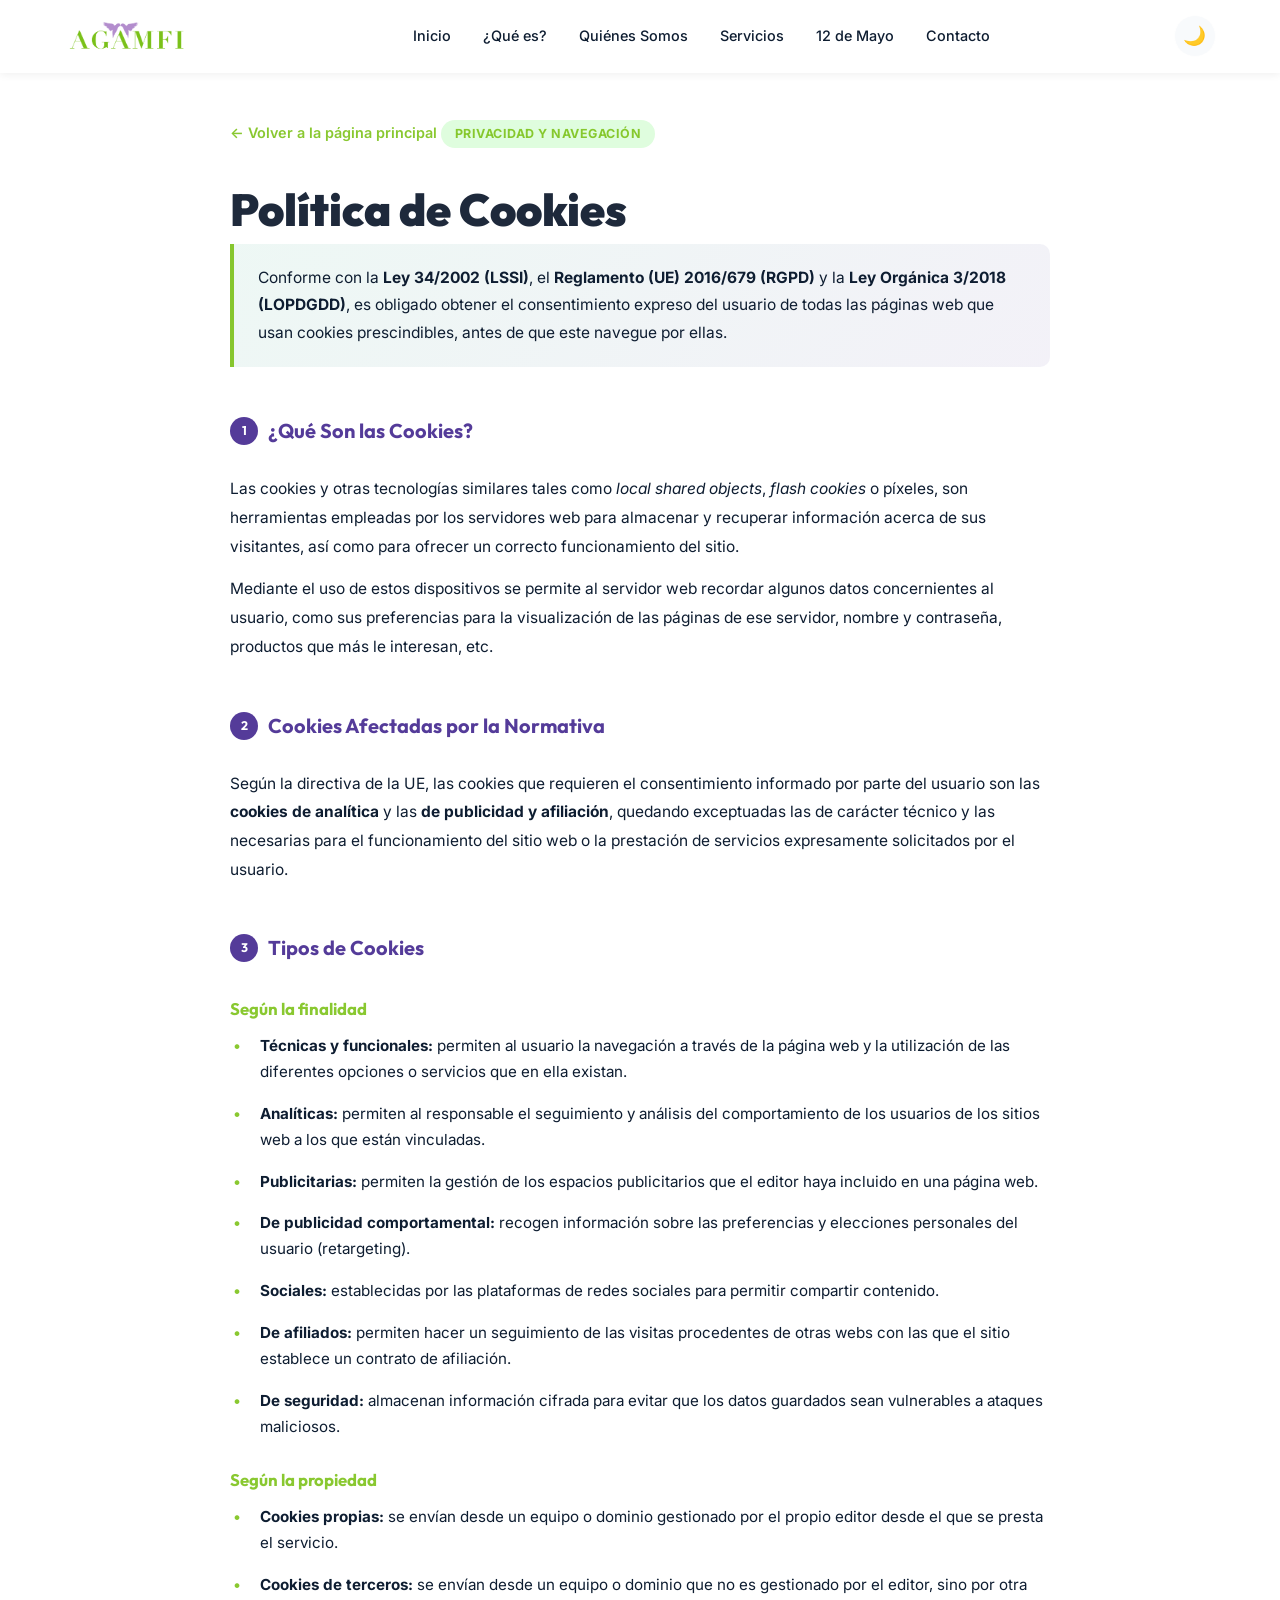
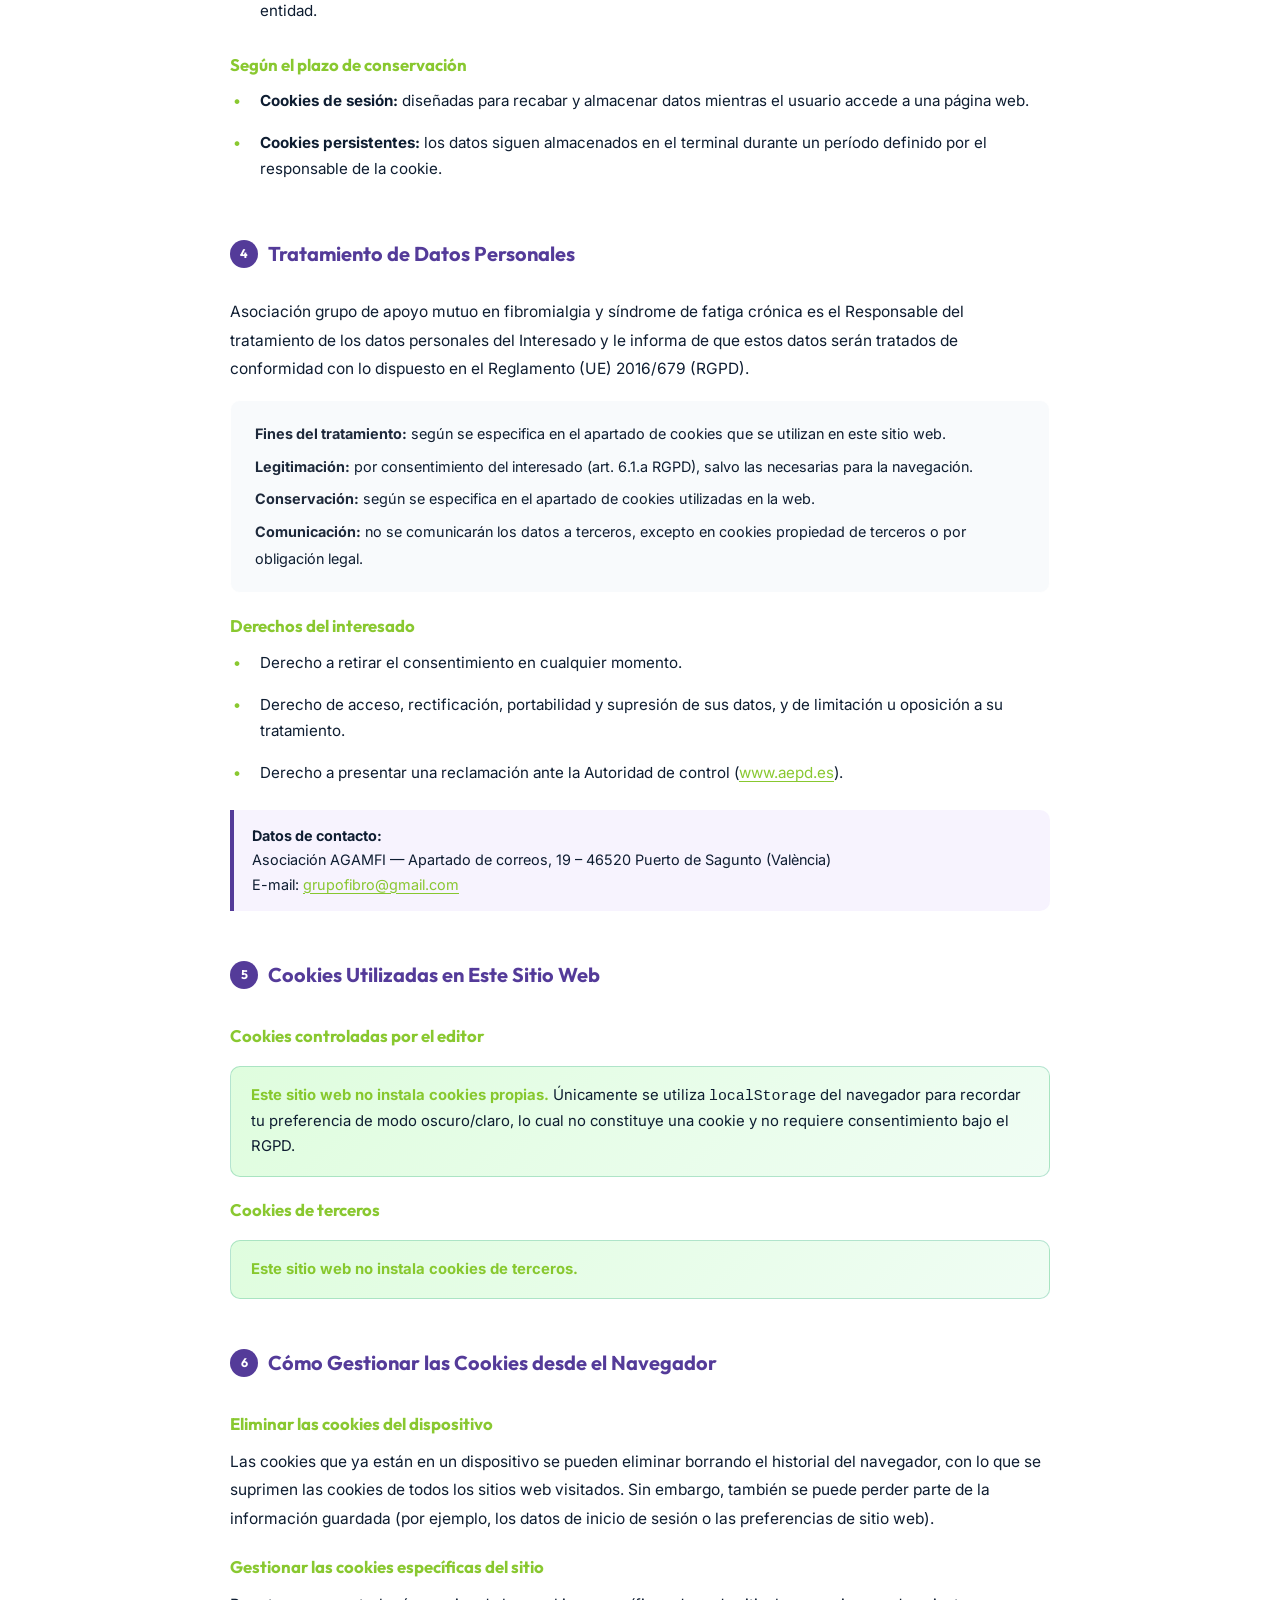
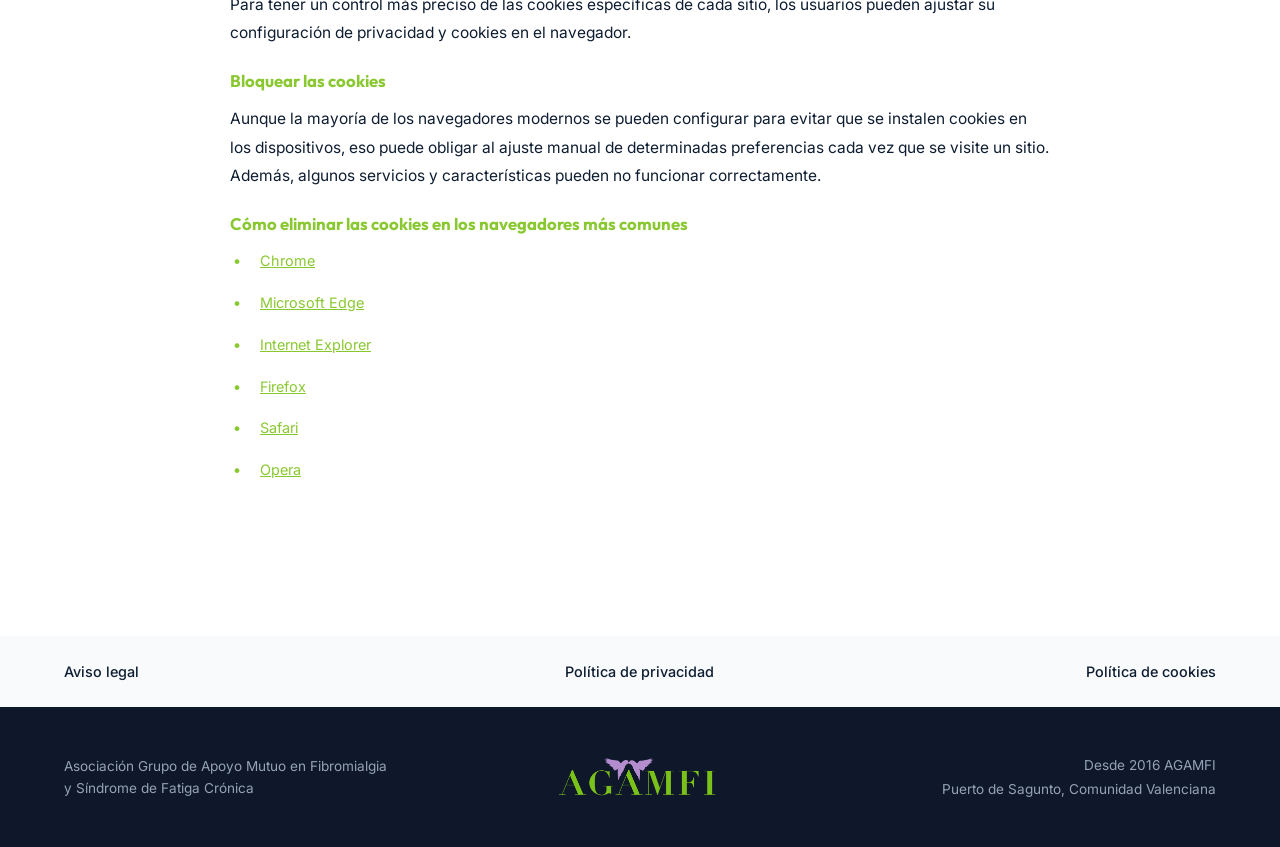
<file: politica-cookies.html>
<!DOCTYPE html>
<html lang="es">

<head>
  <meta charset="UTF-8" />
  <meta name="viewport" content="width=device-width, initial-scale=1.0" />
  <title>Política de Cookies — AGAMFI</title>
  <meta name="description" content="Política de cookies de AGAMFI. Información sobre los tipos de cookies, su gestión y cómo eliminarlas de los navegadores más comunes." />
  <meta name="robots" content="noindex, follow" />
  <link rel="icon" href="iconos/Logotipo-letra.png" type="image/png" />
  <link rel="apple-touch-icon" href="iconos/Logotipo-letra.png" />
  <link rel="preconnect" href="https://fonts.googleapis.com" />
  <link rel="preconnect" href="https://fonts.gstatic.com" crossorigin />
  <link href="https://fonts.googleapis.com/css2?family=Inter:wght@300;400;500;600;700;800&family=Outfit:wght@400;600;700;900&display=swap" rel="stylesheet" />
  <link rel="stylesheet" href="css/style.css" />
</head>

<body>

  <header class="header" id="header">
    <nav class="navbar container" aria-label="Navegación principal">
      <a href="index.html#inicio" class="logo" id="logo">
        <img src="iconos/Logotipo-sencillo.png" alt="Logo AGAMFI" class="logo-img" id="logoImg" />
      </a>
      <ul class="nav-links" id="navLinks" role="list">
        <li><a href="index.html#inicio" class="nav-link">Inicio</a></li>
        <li><a href="index.html#que-es" class="nav-link">¿Qué es?</a></li>
        <li><a href="index.html#nosotros" class="nav-link">Quiénes Somos</a></li>
        <li><a href="index.html#servicios" class="nav-link">Servicios</a></li>
        <li><a href="index.html#diamundial" class="nav-link">12 de Mayo</a></li>
        <li><a href="index.html#contacto" class="nav-link">Contacto</a></li>
      </ul>
      <div class="nav-actions">
        <button class="theme-toggle" id="themeToggle" aria-label="Alternar modo oscuro/claro">
          <span class="icon-moon">🌙</span>
          <span class="icon-sun hidden">☀️</span>
        </button>
        <button class="hamburger" id="hamburger" aria-label="Menú" aria-expanded="false">
          <span></span><span></span><span></span>
        </button>
      </div>
    </nav>
  </header>

  <main>
    <section class="legal-page" aria-label="Política de cookies">
      <div class="container">
        <div class="legal-content">

          <a href="index.html" class="legal-back">← Volver a la página principal</a>
          <span class="legal-badge">Privacidad y navegación</span>
          <h1>Política de Cookies</h1>

          <div class="legal-intro">
            Conforme con la <strong>Ley 34/2002 (LSSI)</strong>, el <strong>Reglamento (UE) 2016/679 (RGPD)</strong>
            y la <strong>Ley Orgánica 3/2018 (LOPDGDD)</strong>, es obligado obtener el consentimiento expreso del
            usuario de todas las páginas web que usan cookies prescindibles, antes de que este navegue por ellas.
          </div>

          <!-- Qué son las cookies -->
          <div class="legal-section" id="que-son">
            <h2><span class="section-num">1</span> ¿Qué Son las Cookies?</h2>
            <p>Las cookies y otras tecnologías similares tales como <em>local shared objects</em>, <em>flash cookies</em> o píxeles, son herramientas empleadas por los servidores web para almacenar y recuperar información acerca de sus visitantes, así como para ofrecer un correcto funcionamiento del sitio.</p>
            <p>Mediante el uso de estos dispositivos se permite al servidor web recordar algunos datos concernientes al usuario, como sus preferencias para la visualización de las páginas de ese servidor, nombre y contraseña, productos que más le interesan, etc.</p>
          </div>

          <!-- Normativa -->
          <div class="legal-section" id="normativa">
            <h2><span class="section-num">2</span> Cookies Afectadas por la Normativa</h2>
            <p>Según la directiva de la UE, las cookies que requieren el consentimiento informado por parte del usuario son las <strong>cookies de analítica</strong> y las <strong>de publicidad y afiliación</strong>, quedando exceptuadas las de carácter técnico y las necesarias para el funcionamiento del sitio web o la prestación de servicios expresamente solicitados por el usuario.</p>
          </div>

          <!-- Tipos de cookies -->
          <div class="legal-section" id="tipos">
            <h2><span class="section-num">3</span> Tipos de Cookies</h2>

            <h3>Según la finalidad</h3>
            <ul>
              <li><strong>Técnicas y funcionales:</strong> permiten al usuario la navegación a través de la página web y la utilización de las diferentes opciones o servicios que en ella existan.</li>
              <li><strong>Analíticas:</strong> permiten al responsable el seguimiento y análisis del comportamiento de los usuarios de los sitios web a los que están vinculadas.</li>
              <li><strong>Publicitarias:</strong> permiten la gestión de los espacios publicitarios que el editor haya incluido en una página web.</li>
              <li><strong>De publicidad comportamental:</strong> recogen información sobre las preferencias y elecciones personales del usuario (retargeting).</li>
              <li><strong>Sociales:</strong> establecidas por las plataformas de redes sociales para permitir compartir contenido.</li>
              <li><strong>De afiliados:</strong> permiten hacer un seguimiento de las visitas procedentes de otras webs con las que el sitio establece un contrato de afiliación.</li>
              <li><strong>De seguridad:</strong> almacenan información cifrada para evitar que los datos guardados sean vulnerables a ataques maliciosos.</li>
            </ul>

            <h3>Según la propiedad</h3>
            <ul>
              <li><strong>Cookies propias:</strong> se envían desde un equipo o dominio gestionado por el propio editor desde el que se presta el servicio.</li>
              <li><strong>Cookies de terceros:</strong> se envían desde un equipo o dominio que no es gestionado por el editor, sino por otra entidad.</li>
            </ul>

            <h3>Según el plazo de conservación</h3>
            <ul>
              <li><strong>Cookies de sesión:</strong> diseñadas para recabar y almacenar datos mientras el usuario accede a una página web.</li>
              <li><strong>Cookies persistentes:</strong> los datos siguen almacenados en el terminal durante un período definido por el responsable de la cookie.</li>
            </ul>
          </div>

          <!-- Tratamiento de datos personales -->
          <div class="legal-section" id="tratamiento-datos">
            <h2><span class="section-num">4</span> Tratamiento de Datos Personales</h2>
            <p>Asociación grupo de apoyo mutuo en fibromialgia y síndrome de fatiga crónica es el Responsable del tratamiento de los datos personales del Interesado y le informa de que estos datos serán tratados de conformidad con lo dispuesto en el Reglamento (UE) 2016/679 (RGPD).</p>
            <div class="legal-databox">
              <p><strong>Fines del tratamiento:</strong> según se especifica en el apartado de cookies que se utilizan en este sitio web.</p>
              <p><strong>Legitimación:</strong> por consentimiento del interesado (art. 6.1.a RGPD), salvo las necesarias para la navegación.</p>
              <p><strong>Conservación:</strong> según se especifica en el apartado de cookies utilizadas en la web.</p>
              <p><strong>Comunicación:</strong> no se comunicarán los datos a terceros, excepto en cookies propiedad de terceros o por obligación legal.</p>
            </div>
            <h3>Derechos del interesado</h3>
            <ul>
              <li>Derecho a retirar el consentimiento en cualquier momento.</li>
              <li>Derecho de acceso, rectificación, portabilidad y supresión de sus datos, y de limitación u oposición a su tratamiento.</li>
              <li>Derecho a presentar una reclamación ante la Autoridad de control (<a href="https://www.aepd.es" target="_blank" rel="noreferrer">www.aepd.es</a>).</li>
            </ul>
            <div class="legal-note">
              <strong>Datos de contacto:</strong><br />
              Asociación AGAMFI — Apartado de correos, 19 – 46520 Puerto de Sagunto (València)<br />
              E-mail: <a href="mailto:grupofibro@gmail.com">grupofibro@gmail.com</a>
            </div>
          </div>

          <!-- Cookies utilizadas -->
          <div class="legal-section" id="cookies-utilizadas">
            <h2><span class="section-num">5</span> Cookies Utilizadas en Este Sitio Web</h2>

            <h3>Cookies controladas por el editor</h3>
            <div class="legal-highlight">
              <strong>Este sitio web no instala cookies propias.</strong> Únicamente se utiliza <code>localStorage</code> del navegador para recordar tu preferencia de modo oscuro/claro, lo cual no constituye una cookie y no requiere consentimiento bajo el RGPD.
            </div>

            <h3>Cookies de terceros</h3>
            <div class="legal-highlight">
              <strong>Este sitio web no instala cookies de terceros.</strong>
            </div>
          </div>

          <!-- Gestionar cookies -->
          <div class="legal-section" id="gestion">
            <h2><span class="section-num">6</span> Cómo Gestionar las Cookies desde el Navegador</h2>

            <h3>Eliminar las cookies del dispositivo</h3>
            <p>Las cookies que ya están en un dispositivo se pueden eliminar borrando el historial del navegador, con lo que se suprimen las cookies de todos los sitios web visitados. Sin embargo, también se puede perder parte de la información guardada (por ejemplo, los datos de inicio de sesión o las preferencias de sitio web).</p>

            <h3>Gestionar las cookies específicas del sitio</h3>
            <p>Para tener un control más preciso de las cookies específicas de cada sitio, los usuarios pueden ajustar su configuración de privacidad y cookies en el navegador.</p>

            <h3>Bloquear las cookies</h3>
            <p>Aunque la mayoría de los navegadores modernos se pueden configurar para evitar que se instalen cookies en los dispositivos, eso puede obligar al ajuste manual de determinadas preferencias cada vez que se visite un sitio. Además, algunos servicios y características pueden no funcionar correctamente.</p>

            <h3>Cómo eliminar las cookies en los navegadores más comunes</h3>
            <div class="legal-links-ext">
              <ul>
                <li><a href="http://support.google.com/chrome/answer/95647?hl=es" target="_blank" rel="noreferrer">Chrome</a></li>
                <li><a href="https://support.microsoft.com/es-es/microsoft-edge/eliminar-las-cookies-en-microsoft-edge-63947406-40ac-c3b8-57b9-2a946a29ae09" target="_blank" rel="noreferrer">Microsoft Edge</a></li>
                <li><a href="https://support.microsoft.com/es-es/help/278835/how-to-delete-cookie-files-in-internet-explorer" target="_blank" rel="noreferrer">Internet Explorer</a></li>
                <li><a href="https://www.mozilla.org/es-ES/privacy/websites/#cookies" target="_blank" rel="noreferrer">Firefox</a></li>
                <li><a href="https://support.apple.com/es-es/guide/safari/sfri11471/mac" target="_blank" rel="noreferrer">Safari</a></li>
                <li><a href="https://help.opera.com/en/latest/security-and-privacy/#clearBrowsingData" target="_blank" rel="noreferrer">Opera</a></li>
              </ul>
            </div>
          </div>

        </div>
      </div>
    </section>
  </main>

  <div class="legal-links">
    <div class="container legal-links-inner">
      <a href="aviso-legal.html">Aviso legal</a>
      <a href="privacidad.html">Política de privacidad</a>
      <a href="politica-cookies.html">Política de cookies</a>
    </div>
  </div>

  <footer class="footer" id="footer">
    <div class="container footer-inner">
      <div class="footer-brand">
        <p>Asociación Grupo de Apoyo Mutuo en Fibromialgia <br>y Síndrome de Fatiga Crónica</p>
      </div>
      <div class="footer-logo-wrap">
        <img src="iconos/Logotipo-sencillo.png" alt="Logo AGAMFI" class="footer-logo-icon" />
      </div>
      <div class="footer-copy">
        <p>Desde 2016 AGAMFI</p>
        <p>Puerto de Sagunto, Comunidad Valenciana</p>
      </div>
    </div>
  </footer>

  <button class="scroll-top hidden" id="scrollTop" aria-label="Volver arriba">↑</button>
  <script src="js/main.js"></script>
</body>

</html>
</file>
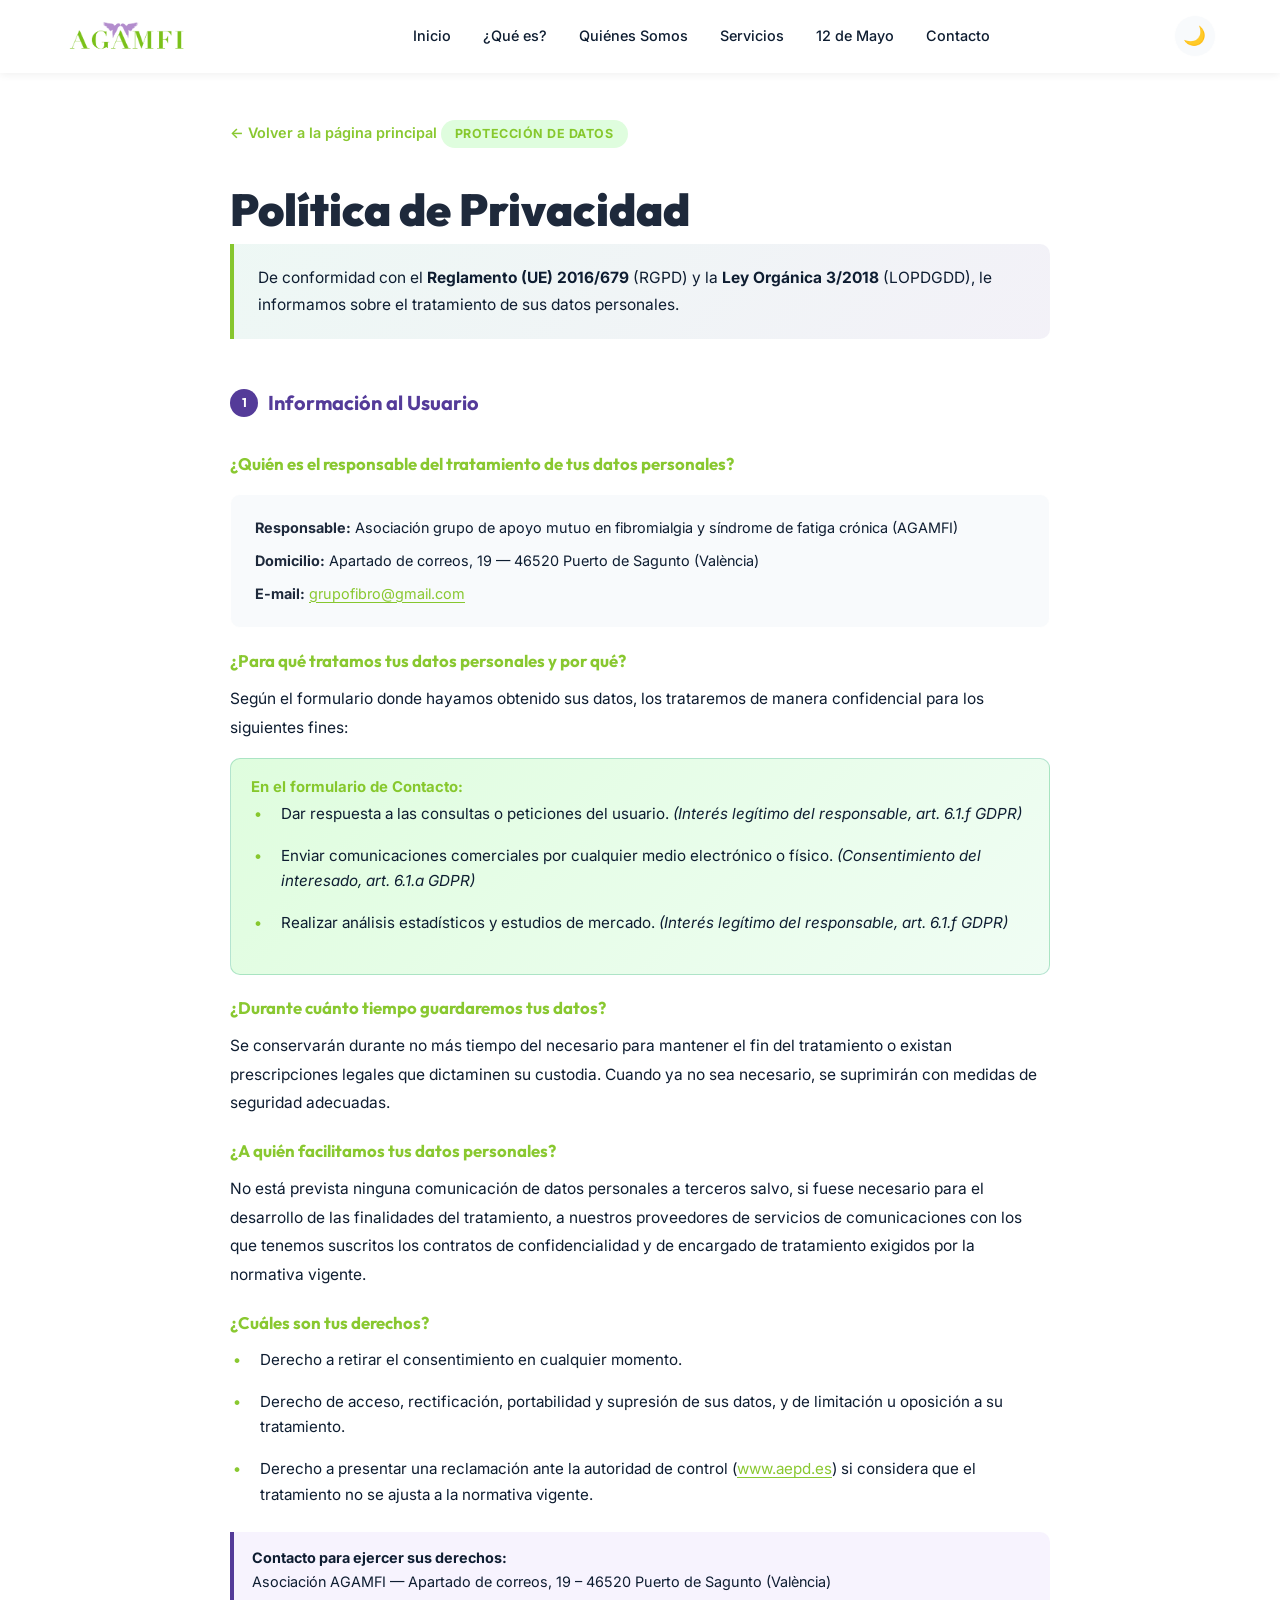
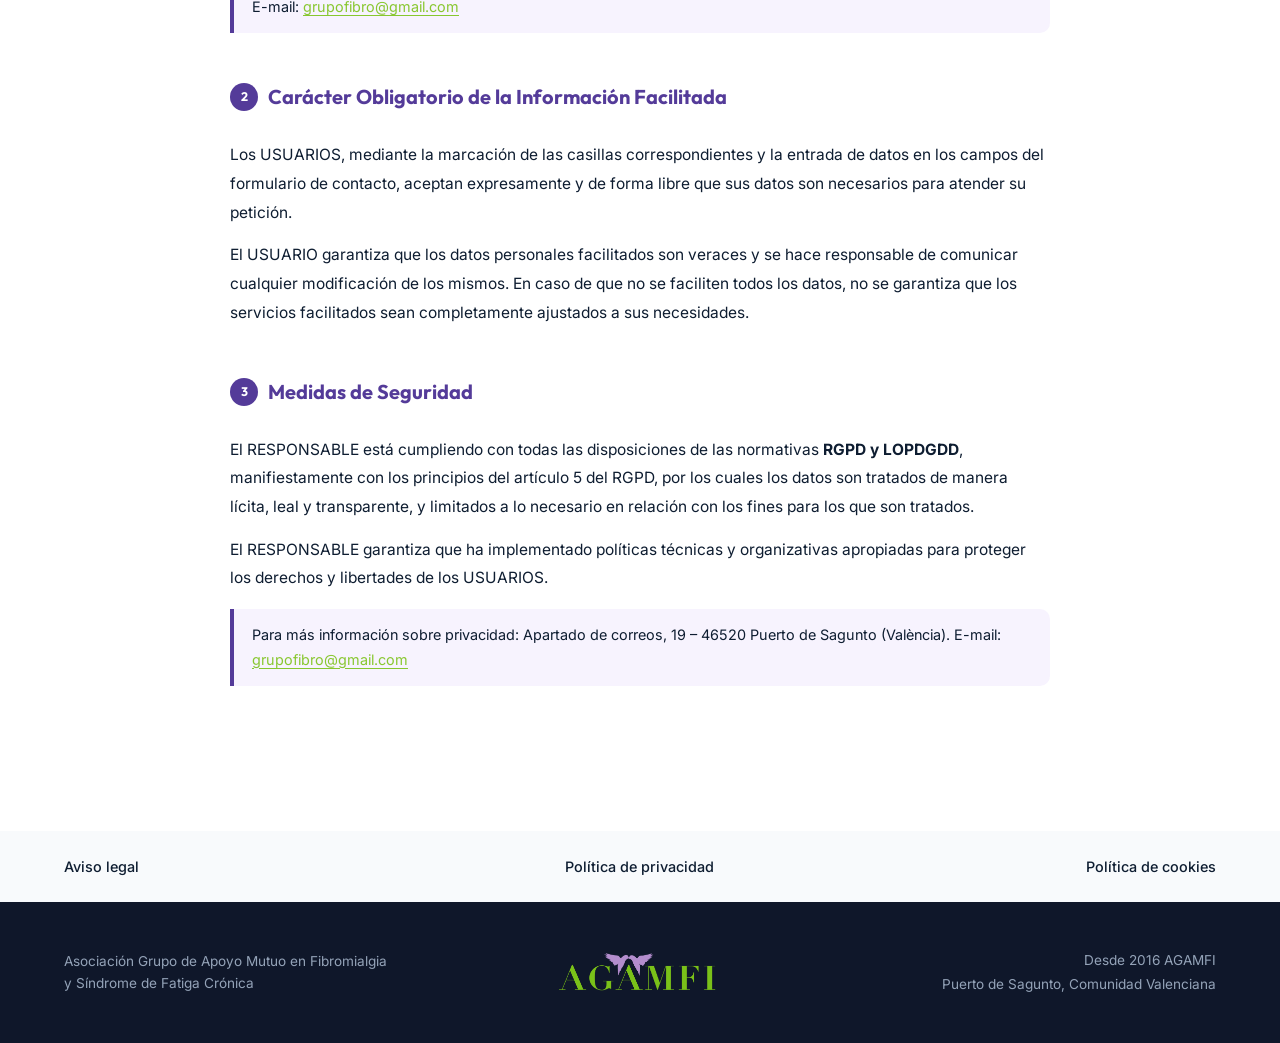
<file: privacidad.html>
<!DOCTYPE html>
<html lang="es">

<head>
  <meta charset="UTF-8" />
  <meta name="viewport" content="width=device-width, initial-scale=1.0" />
  <title>Política de Privacidad — AGAMFI</title>
  <meta name="description" content="Política de privacidad de AGAMFI conforme al RGPD y la LOPDGDD." />
  <meta name="robots" content="noindex, follow" />
  <link rel="icon" href="iconos/Logotipo-letra.png" type="image/png" />
  <link rel="apple-touch-icon" href="iconos/Logotipo-letra.png" />
  <link rel="preconnect" href="https://fonts.googleapis.com" />
  <link rel="preconnect" href="https://fonts.gstatic.com" crossorigin />
  <link href="https://fonts.googleapis.com/css2?family=Inter:wght@300;400;500;600;700;800&family=Outfit:wght@400;600;700;900&display=swap" rel="stylesheet" />
  <link rel="stylesheet" href="css/style.css" />
</head>

<body>

  <header class="header" id="header">
    <nav class="navbar container" aria-label="Navegación principal">
      <a href="index.html#inicio" class="logo" id="logo">
        <img src="iconos/Logotipo-sencillo.png" alt="Logo AGAMFI" class="logo-img" id="logoImg" />
      </a>
      <ul class="nav-links" id="navLinks" role="list">
        <li><a href="index.html#inicio" class="nav-link">Inicio</a></li>
        <li><a href="index.html#que-es" class="nav-link">¿Qué es?</a></li>
        <li><a href="index.html#nosotros" class="nav-link">Quiénes Somos</a></li>
        <li><a href="index.html#servicios" class="nav-link">Servicios</a></li>
        <li><a href="index.html#diamundial" class="nav-link">12 de Mayo</a></li>
        <li><a href="index.html#contacto" class="nav-link">Contacto</a></li>
      </ul>
      <div class="nav-actions">
        <button class="theme-toggle" id="themeToggle" aria-label="Alternar modo oscuro/claro">
          <span class="icon-moon">🌙</span>
          <span class="icon-sun hidden">☀️</span>
        </button>
        <button class="hamburger" id="hamburger" aria-label="Menú" aria-expanded="false">
          <span></span><span></span><span></span>
        </button>
      </div>
    </nav>
  </header>

  <main>
    <section class="legal-page" aria-label="Política de privacidad">
      <div class="container">
        <div class="legal-content">

          <a href="index.html" class="legal-back">← Volver a la página principal</a>
          <span class="legal-badge">Protección de datos</span>
          <h1>Política de Privacidad</h1>

          <div class="legal-intro">
            De conformidad con el <strong>Reglamento (UE) 2016/679</strong> (RGPD) y la
            <strong>Ley Orgánica 3/2018</strong> (LOPDGDD), le informamos sobre el tratamiento de sus datos personales.
          </div>

          <div class="legal-section" id="informacion-usuario">
            <h2><span class="section-num">1</span> Información al Usuario</h2>

            <h3>¿Quién es el responsable del tratamiento de tus datos personales?</h3>
            <div class="legal-databox">
              <p><strong>Responsable:</strong> Asociación grupo de apoyo mutuo en fibromialgia y síndrome de fatiga crónica (AGAMFI)</p>
              <p><strong>Domicilio:</strong> Apartado de correos, 19 — 46520 Puerto de Sagunto (València)</p>
              <p><strong>E-mail:</strong> <a href="mailto:grupofibro@gmail.com">grupofibro@gmail.com</a></p>
            </div>

            <h3>¿Para qué tratamos tus datos personales y por qué?</h3>
            <p>Según el formulario donde hayamos obtenido sus datos, los trataremos de manera confidencial para los siguientes fines:</p>
            <div class="legal-highlight">
              <strong>En el formulario de Contacto:</strong>
              <ul>
                <li>Dar respuesta a las consultas o peticiones del usuario. <em>(Interés legítimo del responsable, art. 6.1.f GDPR)</em></li>
                <li>Enviar comunicaciones comerciales por cualquier medio electrónico o físico. <em>(Consentimiento del interesado, art. 6.1.a GDPR)</em></li>
                <li>Realizar análisis estadísticos y estudios de mercado. <em>(Interés legítimo del responsable, art. 6.1.f GDPR)</em></li>
              </ul>
            </div>

            <h3>¿Durante cuánto tiempo guardaremos tus datos?</h3>
            <p>Se conservarán durante no más tiempo del necesario para mantener el fin del tratamiento o existan prescripciones legales que dictaminen su custodia. Cuando ya no sea necesario, se suprimirán con medidas de seguridad adecuadas.</p>

            <h3>¿A quién facilitamos tus datos personales?</h3>
            <p>No está prevista ninguna comunicación de datos personales a terceros salvo, si fuese necesario para el desarrollo de las finalidades del tratamiento, a nuestros proveedores de servicios de comunicaciones con los que tenemos suscritos los contratos de confidencialidad y de encargado de tratamiento exigidos por la normativa vigente.</p>

            <h3>¿Cuáles son tus derechos?</h3>
            <ul>
              <li>Derecho a retirar el consentimiento en cualquier momento.</li>
              <li>Derecho de acceso, rectificación, portabilidad y supresión de sus datos, y de limitación u oposición a su tratamiento.</li>
              <li>Derecho a presentar una reclamación ante la autoridad de control (<a href="https://www.aepd.es" target="_blank" rel="noreferrer">www.aepd.es</a>) si considera que el tratamiento no se ajusta a la normativa vigente.</li>
            </ul>
            <div class="legal-note">
              <strong>Contacto para ejercer sus derechos:</strong><br />
              Asociación AGAMFI — Apartado de correos, 19 – 46520 Puerto de Sagunto (València)<br />
              E-mail: <a href="mailto:grupofibro@gmail.com">grupofibro@gmail.com</a>
            </div>
          </div>

          <div class="legal-section" id="caracter-obligatorio">
            <h2><span class="section-num">2</span> Carácter Obligatorio de la Información Facilitada</h2>
            <p>Los USUARIOS, mediante la marcación de las casillas correspondientes y la entrada de datos en los campos del formulario de contacto, aceptan expresamente y de forma libre que sus datos son necesarios para atender su petición.</p>
            <p>El USUARIO garantiza que los datos personales facilitados son veraces y se hace responsable de comunicar cualquier modificación de los mismos. En caso de que no se faciliten todos los datos, no se garantiza que los servicios facilitados sean completamente ajustados a sus necesidades.</p>
          </div>

          <div class="legal-section" id="medidas-seguridad">
            <h2><span class="section-num">3</span> Medidas de Seguridad</h2>
            <p>El RESPONSABLE está cumpliendo con todas las disposiciones de las normativas <strong>RGPD y LOPDGDD</strong>, manifiestamente con los principios del artículo 5 del RGPD, por los cuales los datos son tratados de manera lícita, leal y transparente, y limitados a lo necesario en relación con los fines para los que son tratados.</p>
            <p>El RESPONSABLE garantiza que ha implementado políticas técnicas y organizativas apropiadas para proteger los derechos y libertades de los USUARIOS.</p>
            <div class="legal-note">
              Para más información sobre privacidad: Apartado de correos, 19 – 46520 Puerto de Sagunto (València). E-mail: <a href="mailto:grupofibro@gmail.com">grupofibro@gmail.com</a>
            </div>
          </div>

        </div>
      </div>
    </section>
  </main>

  <div class="legal-links">
    <div class="container legal-links-inner">
      <a href="aviso-legal.html">Aviso legal</a>
      <a href="privacidad.html">Política de privacidad</a>
      <a href="politica-cookies.html">Política de cookies</a>
    </div>
  </div>

  <footer class="footer" id="footer">
    <div class="container footer-inner">
      <div class="footer-brand">
        <p>Asociación Grupo de Apoyo Mutuo en Fibromialgia <br>y Síndrome de Fatiga Crónica</p>
      </div>
      <div class="footer-logo-wrap">
        <img src="iconos/Logotipo-sencillo.png" alt="Logo AGAMFI" class="footer-logo-icon" />
      </div>
      <div class="footer-copy">
        <p>Desde 2016 AGAMFI</p>
        <p>Puerto de Sagunto, Comunidad Valenciana</p>
      </div>
    </div>
  </footer>

  <button class="scroll-top hidden" id="scrollTop" aria-label="Volver arriba">↑</button>
  <script src="js/main.js"></script>
</body>

</html>
</file>
<file: css/style.css>
/* =============================================
   VARIABLES
   ============================================= */
:root {
  --green: hsla(85, 77%, 43%, 0.902);
  --green-light: #aedb6f;
  --purple: rgb(84 59 153);
  --purple-light: #8b5cf6;
  --green-pale: rgb(223, 253, 222);
  --purple-pale: #f5f3ff;
  --bizum: #3cb1f5;
  --text: #1e293b;
  --muted: #0e1d31;
  --bg: #ffffff;
  --bg2: #f8fafc;
  --surface: #ffffff;
  --border: #ffffff;
  --radius: 16px;
  --radius-sm: 10px;
  --shadow: 0 4px 20px rgba(0, 0, 0, 0.08);
  --shadow-lg: 0 12px 40px rgba(0, 0, 0, 0.12);
  --transition: 0.3s cubic-bezier(0.4, 0, 0.2, 1);
  --font: 'Inter', sans-serif;
  --font-display: 'Outfit', sans-serif;
}

/* Dark mode */
body.dark {
  --text: #e2e8f0;
  --muted: #94a3b8;
  --bg: #0f172a;
  --bg2: #1e293b;
  --surface: #1e293b;
  --border: #33415500;
  --green-pale:  hsla(85, 72%, 43%, 0.902);

  --purple-pale: #2e1065;
  --shadow: 0 4px 20px rgba(0, 0, 0, 0.4);
  --shadow-lg: 0 12px 40px rgba(0, 0, 0, 0.5);
}

/* =============================================
   RESET
   ============================================= */
*,
*::before,
*::after {
  box-sizing: border-box;
  margin: 0;
}

html {
  scroll-behavior: smooth;
}

body {
  font-family: var(--font);
  background: var(--bg);
  color: var(--text);
  line-height: 1.6;
  transition: background var(--transition), color var(--transition);
  overflow-x: hidden;
}

img {
  max-width: 100%;
  display: block;
}

a {
  text-decoration: none;
  color: inherit;
}

ul,
ol {
  list-style: none;
}

strong {
  font-weight: 700;
}

/* =============================================
   UTILITIES
   ============================================= */
.container {
  width: 90%;
  max-width: 90%;
  margin: 0 auto;
}

.hidden {
  display: none !important;
}

.section-header {
  text-align: center;
  margin-bottom: 56px;
}

.section-title {
  font-family: var(--font-display);
  font-size: clamp(1.8rem, 3.5vw, 2.6rem);
  font-weight: 700;
  color: var(--text);
  line-height: 1.2;
  margin-bottom: 16px;
}

.section-title.centered {
  text-align: center;
}

.section-title.with-icon {
  display: flex;
  align-items: center;
  gap: 12px;
}

.custom-icon {
  width: 1.2em;
  height: 1.2em;
  object-fit: contain;
  vertical-align: middle;
}

.title-icon {
  width: 1.8rem;
  height: 1.8rem;
  font-size: 1.8rem;
  /* Para compatibilidad si aún hay algún emoji */
}

.section-desc {
  color: var(--muted);
  font-size: 1.1rem;
  max-width: 640px;
  margin: 0 auto;
}

/* Reveal animation */
.reveal {
  opacity: 0;
  transform: translateY(28px);
  transition: opacity 0.7s ease, transform 0.7s ease;
}

.reveal.visible {
  opacity: 1;
  transform: none;
}

/* =============================================
   BUTTONS
   ============================================= */
.btn {
  display: inline-flex;
  align-items: center;
  justify-content: center;
  gap: 8px;
  padding: 13px 28px;
  border-radius: 999px;
  font-weight: 700;
  font-size: 0.95rem;
  cursor: pointer;
  border: none;
  font-family: var(--font);
  transition: var(--transition);
}

.btn-white {
  background: transparent;
  color: #fff;
  border: 2px solid #fff;
  box-shadow: none;
}

.btn-white:hover {
  background: #fff;
  color: var(--green);
  transform: translateY(-2px);
  box-shadow: 0 4px 15px rgba(255, 255, 255, 0.3);
}

.btn-purple {
  background: var(--purple);
  color: #fff;
  box-shadow: 0 4px 16px rgba(124, 58, 237, 0.35);
}

.btn-purple:hover {
  background: var(--purple-light);
  transform: translateY(-2px);
}

.btn-emerald {
  background: var(--green);
  color: #fff;
}

.btn-emerald:hover {
  background: var(--green-light);
  transform: translateY(-2px);
}

.btn-bizum {
  background: var(--bizum);
  color: #fff;
}

.btn-bizum:hover {
  filter: brightness(1.1);
  transform: translateY(-2px);
}

.btn-dark {
  background: var(--text);
  color: var(--bg);
}

.btn-dark:hover {
  opacity: 0.85;
}

.btn-full {
  width: 100%;
}

/* =============================================
   HEADER
   ============================================= */
.header {
  position: fixed;
  top: 0;
  left: 0;
  right: 0;
  z-index: 100;
  padding: 14px 0;
  background: #ffffff;
  border-bottom: 1px solid var(--border);
  box-shadow: 0 2px 8px rgba(0, 0, 0, 0.06);
  transition: var(--transition);
}

body.dark .header {
  background: #1e293b;
  border-bottom-color: #334155;
  box-shadow: 0 2px 12px rgba(0, 0, 0, 0.3);
}

.header.scrolled {
  padding: 10px 0;
  box-shadow: 0 4px 16px rgba(0, 0, 0, 0.1);
}

body.dark .header.scrolled {
  box-shadow: 0 4px 16px rgba(0, 0, 0, 0.4);
}

.navbar {
  display: flex;
  align-items: center;
  justify-content: space-between;
  gap: 24px;
}

.logo {
  display: flex;
  align-items: center;
  gap: 12px;
}

.logo-img {
  height: 44px;
}



.nav-links {
  display: flex;
  align-items: center;
  gap: 4px;
}

.nav-link {
  padding: 8px 14px;
  border-radius: var(--radius-sm);
  font-size: 0.9rem;
  font-weight: 500;
  color: var(--muted);
  transition: var(--transition);
}

.nav-link:hover,
.nav-link.active {
  color: var(--purple-light);
  background: var(--green-pale);
}

body.dark .nav-link:hover,
body.dark .nav-link.active {
  color: var(--green);
  background: rgba(52, 211, 153, 0.1);
}

.nav-actions {
  display: flex;
  align-items: center;
  gap: 10px;
}

/* ── Theme Toggle (sol / luna) ─────────────────── */
.theme-toggle {
  position: relative;
  background: var(--bg2);
  border: 1.5px solid var(--border);
  border-radius: 50%;
  width: 42px;
  height: 42px;
  cursor: pointer;
  font-size: 1.15rem;
  display: flex;
  align-items: center;
  justify-content: center;
  transition: background 0.35s ease, border-color 0.35s ease,
              box-shadow 0.35s ease, transform 0.25s ease;
  overflow: hidden;
}

.theme-toggle span {
  transition: transform 0.35s ease, opacity 0.3s ease;
  display: inline-block;
  line-height: 1;
}

/* === MODO CLARO: se ve la LUNA → hover fondo negro === */
.theme-toggle:has(.icon-moon:not(.hidden)):hover {
  background: #0f0f1a;
  border-color: #7c6aff;
  box-shadow: 0 0 14px rgba(120, 100, 255, 0.55),
              0 0 28px rgba(80, 60, 200, 0.25);
  transform: scale(1.12);
}

.theme-toggle:has(.icon-moon:not(.hidden)):hover .icon-moon {
  transform: rotate(-15deg) scale(1.25);
}

/* === MODO OSCURO: se ve el SOL → hover fondo blanco === */
.theme-toggle:has(.icon-sun:not(.hidden)):hover {
  background: #fffef0;
  border-color: #f59e0b;
  box-shadow: 0 0 14px rgba(251, 191, 36, 0.65),
              0 0 30px rgba(245, 158, 11, 0.3);
  transform: scale(1.12);
}

.theme-toggle:has(.icon-sun:not(.hidden)):hover .icon-sun {
  transform: rotate(20deg) scale(1.25);
}

/* === EN MÓVIL: desactivar hover pegado, usar clases de destello táctil === */
@media (hover: none) {
  .theme-toggle:has(.icon-moon:not(.hidden)):hover,
  .theme-toggle:has(.icon-sun:not(.hidden)):hover {
    background: var(--bg2);
    border-color: var(--border);
    box-shadow: none;
    transform: none;
  }
  .theme-toggle:has(.icon-moon:not(.hidden)):hover .icon-moon,
  .theme-toggle:has(.icon-sun:not(.hidden)):hover .icon-sun {
    transform: none;
  }
}

/* Destello táctil – Luna (fondo negro momentáneo) */
@keyframes flashMoon {
  0%   { background: var(--bg2);  border-color: var(--border); box-shadow: none; transform: scale(1); }
  30%  { background: #0f0f1a;     border-color: #7c6aff;
          box-shadow: 0 0 14px rgba(120,100,255,0.55); transform: scale(1.14); }
  70%  { background: #0f0f1a;     border-color: #7c6aff;
          box-shadow: 0 0 14px rgba(120,100,255,0.55); transform: scale(1.14); }
  100% { background: var(--bg2);  border-color: var(--border); box-shadow: none; transform: scale(1); }
}

@keyframes flashMoonIcon {
  0%, 100% { transform: rotate(0deg)   scale(1); }
  30%, 70%  { transform: rotate(-15deg) scale(1.25); }
}

/* Destello táctil – Sol (fondo blanco momentáneo) */
@keyframes flashSun {
  0%   { background: var(--bg2);  border-color: var(--border); box-shadow: none; transform: scale(1); }
  30%  { background: #fffef0;     border-color: #f59e0b;
          box-shadow: 0 0 14px rgba(251,191,36,0.65); transform: scale(1.14); }
  70%  { background: #fffef0;     border-color: #f59e0b;
          box-shadow: 0 0 14px rgba(251,191,36,0.65); transform: scale(1.14); }
  100% { background: var(--bg2);  border-color: var(--border); box-shadow: none; transform: scale(1); }
}

@keyframes flashSunIcon {
  0%, 100% { transform: rotate(0deg)  scale(1); }
  30%, 70%  { transform: rotate(20deg) scale(1.25); }
}

.theme-toggle.touch-flash-moon {
  animation: flashMoon 0.55s ease forwards;
}
.theme-toggle.touch-flash-moon .icon-moon {
  animation: flashMoonIcon 0.55s ease forwards;
}

.theme-toggle.touch-flash-sun {
  animation: flashSun 0.55s ease forwards;
}
.theme-toggle.touch-flash-sun .icon-sun {
  animation: flashSunIcon 0.55s ease forwards;
}

.hamburger {
  display: none;
  flex-direction: column;
  gap: 5px;
  background: none;
  border: none;
  cursor: pointer;
  padding: 8px;
}

.hamburger span {
  display: block;
  width: 24px;
  height: 2px;
  background: var(--text);
  border-radius: 2px;
  transition: var(--transition);
}

.hamburger.active span:nth-child(1) {
  transform: translateY(7px) rotate(45deg);
}

.hamburger.active span:nth-child(2) {
  opacity: 0;
}

.hamburger.active span:nth-child(3) {
  transform: translateY(-7px) rotate(-45deg);
}

/* =============================================
   HERO
   ============================================= */
.hero {
  position: relative;
  background: var(--green);
  color: #fff;
  padding: 140px 0 100px;
  overflow: hidden;
  text-align: center;
}

.hero-bg {
  position: absolute;
  inset: 0;
  pointer-events: none;
}

.hero-wave {
  position: absolute;
  bottom: 0;
  left: 0;
  width: 100%;
  background: url("data:image/svg+xml,%3Csvg xmlns='http://www.w3.org/2000/svg' viewBox='0 0 1463 100'%3E%3Cpath fill='%23065f46' opacity='0.2' d='M-164 100L0 0l164 100 164-100 164 100 164-100 164 100 164-100 164 100 164-100 164 100 164-100 164 100v18H-164z'/%3E%3C/svg%3E") repeat-x bottom;
  height: 100px;
}

.hero-content {
  position: relative;
  z-index: 1;
  max-width: 760px;
  margin: 0 auto;
}

.hero-badge {
  display: inline-flex;
  flex-direction: column;
  align-items: center;
  gap: 10px;
  background: #fff;
  color: var(--green);
  font-size: 0.75rem;
  font-weight: 700;
  padding: 16px 28px;
  border-radius: 24px;
  margin-bottom: 28px;
  box-shadow: 0 4px 16px rgba(0, 0, 0, 0.15);
  animation: fadeDown 0.7s ease both;
}

.badge-icon {
  height: 80px;
  width: auto;
  object-fit: contain;
}

.hero-title {
  font-family: var(--font-display);
  font-size: clamp(2.4rem, 5.5vw, 4rem);
  font-weight: 900;
  line-height: 1.1;
  margin-bottom: 20px;
  animation: fadeUp 0.7s ease 0.1s both;
}

.hero-highlight {
  color: var(--purple-light);
}

.hero-desc {
  font-size: 1.1rem;
  color: #d1fae5;
  margin-bottom: 36px;
  line-height: 1.7;
  animation: fadeUp 0.7s ease 0.2s both;
}

.hero-actions {
  display: flex;
  gap: 14px;
  justify-content: center;
  flex-wrap: wrap;
  animation: fadeUp 0.7s ease 0.3s both;
}

@keyframes fadeDown {
  from {
    opacity: 0;
    transform: translateY(-16px)
  }

  to {
    opacity: 1;
    transform: none
  }
}

@keyframes fadeUp {
  from {
    opacity: 0;
    transform: translateY(20px)
  }

  to {
    opacity: 1;
    transform: none
  }
}

/* =============================================
   ABOUT
   ============================================= */
.about {
  padding: 96px 0;
  background: var(--bg);
}

.about-grid {
  display: grid;
  grid-template-columns: 1fr 1fr;
  gap: 64px;
  align-items: center;
}

.about-text-col {
  align-self: start;
}



.about-body {
  display: flex;
  flex-direction: column;
  gap: 16px;
  color: var(--muted);
  font-size: 1rem;
  line-height: 1.8;
  margin-top: 24px;
}

.objectives-card {
  background: var(--green-pale);
  border: 1px solid #41c587;
  border-radius: var(--radius);
  padding: 36px;
  position: relative;
  transition: var(--transition);
  align-self: start;
  margin-top: 1%;
}


body.dark .objectives-card {
  border-color: #065f46;
}

.objectives-badge {
  position: absolute;
  top: 24px;
  right: 24px;
}

.objectives-badge .custom-icon {
  width: 3rem;
  height: 3rem;
}

.objectives-title {
  font-family: var(--font-display);
  font-size: 1.4rem;
  font-weight: 700;
  color: var(--green);
  margin-bottom: 24px;
}

body.dark .objectives-title {
  color: #e9e9e9;
}

.objectives-list {
  display: flex;
  flex-direction: column;
  gap: 20px;
}

.objectives-list li {
  display: flex;
  align-items: flex-start;
  gap: 14px;
}

.obj-num {
  flex-shrink: 0;
  width: 26px;
  height: 26px;
  border-radius: 50%;
  background: #cff3c8;
  color: var(--green);
  display: flex;
  align-items: center;
  justify-content: center;
  font-size: 0.8rem;
  font-weight: 700;
  margin-top: 3px;
}

.objectives-list p {
  color: var(--text);
  font-size: 0.95rem;
  line-height: 1.6;
}

/* =============================================
   CONDITIONS (FIBROMIALGIA / SFC)
   ============================================= */
.conditions {
  padding: 96px 0;
  background: var(--bg);
  border-top: 1px solid var(--border);
}

.conditions-grid {
  display: grid;
  grid-template-columns: 1fr 1fr;
  gap: 32px;
  margin-top: 56px;
}

.condition-card {
  background: var(--surface);
  border-radius: var(--radius);
  padding: 40px 36px;
  box-shadow: var(--shadow);
  border: 1px solid var(--border);
  display: flex;
  flex-direction: column;
  gap: 20px;
  transition: var(--transition);
}

.condition-card:hover {
  transform: translateY(-4px);
  box-shadow: var(--shadow-lg);
}

.condition-icon-wrap {
  width: 60px;
  height: 60px;
  border-radius: 16px;
  display: flex;
  align-items: center;
  justify-content: center;
}

.condition-icon-green {
  background: rgba(5, 150, 105, 0.12);
}

.condition-icon-purple {
  background: rgba(124, 58, 237, 0.12);
}

.condition-icon {
  width: 2rem !important;
  height: 2rem !important;
}

.condition-title {
  font-family: var(--font-display);
  font-size: 1.5rem;
  font-weight: 700;
  color: var(--text);
}

.condition-desc {
  color: var(--muted);
  font-size: 0.97rem;
  line-height: 1.75;
}

.condition-symptoms {
  display: flex;
  flex-direction: column;
  gap: 10px;
  padding: 0;
}

.condition-symptoms li {
  display: flex;
  align-items: center;
  gap: 10px;
  font-size: 0.93rem;
  color: var(--text);
  font-weight: 500;
}

.symptom-dot {
  flex-shrink: 0;
  width: 10px;
  height: 10px;
  border-radius: 50%;
}

.symptom-dot-green {
  background: var(--green-light);
}

.symptom-dot-purple {
  background: var(--purple);
}

.condition-note {
  background: var(--bg2);
  border-left: 4px solid var(--green-light);
  border-radius: 0 var(--radius-sm) var(--radius-sm) 0;
  padding: 14px 18px;
  font-size: 0.88rem;
  color: var(--muted);
  line-height: 1.6;
}

#cardSFC .condition-note {
  border-left-color: var(--purple);
}

/* Bloque "Lo que tienen en común" */
.conditions-shared {
  margin-top: 40px;
  background: linear-gradient(135deg, rgba(5,150,105,0.08), rgba(124,58,237,0.08));
  border: 1px solid var(--border);
  border-radius: var(--radius);
  padding: 36px 40px;
  display: flex;
  align-items: flex-start;
  gap: 24px;
}

.shared-icon {
  font-size: 2.2rem;
  flex-shrink: 0;
  line-height: 1;
  margin-top: 4px;
}

.shared-content h3 {
  font-family: var(--font-display);
  font-size: 1.2rem;
  font-weight: 700;
  color: var(--text);
  margin-bottom: 10px;
}

.shared-content p {
  color: var(--muted);
  font-size: 0.97rem;
  line-height: 1.8;
}

/* =============================================
   SERVICES
   ============================================= */
.services {
  padding: 96px 0;
  background: var(--bg2);
  border-top: 1px solid var(--border);
}

.services-grid {
  display: grid;
  grid-template-columns: repeat(6, 1fr);
  gap: 20px;
}

.service-card {
  background: var(--surface);
  border-radius: var(--radius);
  padding: 32px 28px;
  border-top: 4px solid transparent;
  box-shadow: var(--shadow);
  transition: var(--transition);
}

.service-card:hover {
  transform: translateY(-6px);
  box-shadow: var(--shadow-lg);
}

.service-card.accent-green {
  border-top-color: var(--green-light);
}

.service-card.accent-purple {
  border-top-color: var(--purple);
}

.svc-icon img {
  width: 2.5rem;
  height: 2.5rem;
  margin-bottom: 16px;
  object-fit: contain;
}

.service-card h3 {
  font-family: var(--font-display);
  font-size: 1.15rem;
  font-weight: 700;
  margin-bottom: 10px;
  color: var(--text);
}

.service-card p {
  color: var(--muted);
  font-size: 0.93rem;
  line-height: 1.7;
}

/* =============================================
   12 DE MAYO
   ============================================= */
.world-day {
  position: relative;
  background: #4c1d95;
  color: #fff;
  padding: 96px 0;
  overflow: hidden;
}

body.dark .world-day {
  background: #2e1065;
}

.wd-blobs {
  position: absolute;
  inset: 0;
  pointer-events: none;
}

.wd-blob {
  position: absolute;
  border-radius: 50%;
  filter: blur(80px);
  opacity: 0.15;
}

.wd-blob-1 {
  width: 400px;
  height: 400px;
  background: #fff;
  top: -80px;
  left: -80px;
}

.wd-blob-2 {
  width: 350px;
  height: 350px;
  background: #059669;
  bottom: -60px;
  right: -60px;
}

.wd-content {
  position: relative;
  z-index: 1;
  text-align: center;
  max-width: 720px;
  margin: 0 auto;
}

.wd-icon img {
  height: 4rem;
  margin: 0 auto 16px;
}

.wd-title {
  font-family: var(--font-display);
  font-size: clamp(2.2rem, 5vw, 3.5rem);
  font-weight: 900;
  margin-bottom: 8px;
}

.wd-subtitle {
  font-size: 1.3rem;
  font-weight: 600;
  color: #ddd6fe;
  margin-bottom: 24px;
}

.wd-desc {
  font-size: 1.05rem;
  color: #ede9fe;
  line-height: 1.8;
  margin-bottom: 32px;
}

.wd-card {
  background: rgba(255, 255, 255, 0.1);
  backdrop-filter: blur(10px);
  border: 1px solid rgba(255, 255, 255, 0.2);
  border-radius: var(--radius);
  padding: 24px 32px;
  display: inline-block;
}

.wd-card p {
  font-size: 1rem;
  margin-bottom: 8px;
  color: #e9d5ff;
}

.wd-social-links {
  display: flex;
  justify-content: center;
  gap: 24px;
  margin-top: 16px;
  flex-wrap: wrap;
}

.wd-social-link {
  font-size: 1.3rem;
  font-weight: 700;
  color: #fff;
  transition: var(--transition);
  display: inline-flex;
  align-items: center;
}

.wd-social-link:hover {
  color: #c4b5fd;
}

/* =============================================
   CONTACT
   ============================================= */
.contact {
  padding: 96px 0;
  background: var(--bg2);
  border-top: 1px solid var(--border);
}

.contact-card {
  display: grid;
  grid-template-columns: 1fr 1fr;
  background: var(--surface);
  border-radius: 24px;
  overflow: hidden;
  box-shadow: var(--shadow-lg);
  border: 1px solid var(--border);
}

.contact-info {
  padding: 48px 40px;
  background: var(--green);
  color: #fff;
  display: flex;
  flex-direction: column;
  gap: 28px;
}

.contact-info h3 {
  font-family: var(--font-display);
  font-size: 1.6rem;
  font-weight: 700;
}

.call-reasons {
  display: flex;
  flex-direction: column;
  gap: 12px;
}

.call-reasons li {
  display: flex;
  gap: 10px;
  align-items: flex-start;
  font-size: 0.95rem;
}

.check {
  font-weight: 700;
  flex-shrink: 0;
  margin-top: 2px;
}

.info-subtitle {
  font-size: 1.05rem;
  font-weight: 700;
  border-bottom: 1px solid rgba(255, 255, 255, 0.2);
  padding-bottom: 8px;
}

.info-items {
  display: flex;
  flex-direction: column;
  gap: 20px;
}

.info-item {
  display: flex;
  gap: 14px;
  align-items: flex-start;
}

.inline-icon {
  width: 1.2em;
  height: 1.2em;
  margin-right: 8px;
}

.contact-form-col {
  padding: 40px 36px;
  display: flex;
  flex-direction: column;
  gap: 20px;
}

.support-box {
  background: var(--green-pale);
  border: 1px solid #a7f3d0;
  border-radius: var(--radius);
  padding: 24px;
}

body.dark .support-box {
  background: rgba(5, 150, 105, 0.1);
  border-color: #065f46;
}

.support-title {
  font-family: var(--font-display);
  font-size: 1.05rem;
  font-weight: 700;
  color: var(--green);
  margin-bottom: 8px;
}

body.dark .support-title {
  color: #34d399;
}

.support-box p {
  font-size: 0.88rem;
  color: var(--muted);
  margin-bottom: 16px;
}

.support-btns {
  display: flex;
  gap: 10px;
  flex-wrap: wrap;
}

.form-heading {
  font-family: var(--font-display);
  font-size: 1.3rem;
  font-weight: 700;
}

.contact-form {
  display: flex;
  flex-direction: column;
  gap: 14px;
}

.form-row {
  display: grid;
  grid-template-columns: 1fr 1fr;
  gap: 14px;
}

.form-group {
  display: flex;
  flex-direction: column;
  gap: 6px;
}

.form-group label {
  font-size: 0.85rem;
  font-weight: 600;
  color: var(--text);
}

.form-group input,
.form-group textarea {
  background: var(--bg2);
  border: 1px solid var(--border);
  border-radius: var(--radius-sm);
  padding: 11px 14px;
  font-size: 0.9rem;
  color: var(--text);
  font-family: var(--font);
  transition: var(--transition);
  resize: vertical;
}

.form-group input::placeholder,
.form-group textarea::placeholder {
  color: var(--muted);
}

.form-group input:focus,
.form-group textarea:focus {
  outline: none;
  border-color: var(--green-light);
  box-shadow: 0 0 0 3px rgba(5, 150, 105, 0.15);
}

.form-group input.error,
.form-group textarea.error {
  border-color: #ef4444;
}

.form-group.checkbox-group {
  flex-direction: row;
  flex-wrap: wrap;
  align-items: center;
  gap: 10px;
}

.form-group input[type="checkbox"] {
  width: 18px;
  height: 18px;
  padding: 0;
  accent-color: var(--green);
  cursor: pointer;
  border: 1px solid var(--border);
  border-radius: 4px;
  background: var(--bg2);
}

.form-group.checkbox-group label {
  font-weight: 400;
  cursor: pointer;
}

.form-group.checkbox-group label a {
  color: var(--green);
  text-decoration: underline;
}

body.dark .form-group.checkbox-group label a {
  color: var(--green-light);
}

.form-group.checkbox-group .form-error {
  width: 100%;
  margin-top: -6px;
}


.form-error {
  font-size: 0.78rem;
  color: #ef4444;
  min-height: 16px;
}

.form-success {
  padding: 14px 16px;
  background: rgba(5, 150, 105, 0.1);
  border: 1px solid #6ee7b7;
  border-radius: var(--radius-sm);
  color: var(--green-light);
  font-weight: 500;
  font-size: 0.9rem;
}

body.dark .form-success {
  color: #34d399;
}

.social-row {
  display: flex;
  align-items: center;
  gap: 14px;
  border-top: 1px solid var(--border);
  padding-top: 16px;
}

.social-row p {
  font-size: 0.85rem;
  color: var(--muted);
}

.social-btns {
  display: flex;
  gap: 8px;
}

.social-btn {
  width: 38px;
  height: 38px;
  border-radius: 50%;
  background: var(--bg2);
  border: 1px solid var(--border);
  display: flex;
  align-items: center;
  justify-content: center;
  font-size: 1.1rem;
  transition: var(--transition);
}

.social-btn:hover {
  border-color: var(--purple);
  transform: translateY(-2px);
}

/* =============================================
   LEGAL LINKS
   ============================================= */
.legal-links {
  background: var(--bg2);
  padding: 24px 0;
  border-top: 1px solid var(--border);
}

body.dark .legal-links {
  background: #1e293b;
  border-top-color: #334155;
}

.legal-links-inner {
  display: grid;
  grid-template-columns: 1fr 1fr 1fr;
  align-items: center;
  gap: 16px;
}

.legal-links-inner a {
  color: var(--muted);
  font-size: 0.9rem;
  font-weight: 500;
  transition: var(--transition);
}

.legal-links-inner a:nth-child(1) {
  text-align: left;
}

.legal-links-inner a:nth-child(2) {
  text-align: center;
}

.legal-links-inner a:nth-child(3) {
  text-align: right;
}

.legal-links-inner a:hover {
  color: var(--green);
}

/* =============================================
   FOOTER
   ============================================= */
.footer {
  background: #0f172a;
  color: #94a3b8;
  padding: 40px 0;
}

.footer-inner {
  display: flex;
  justify-content: space-between;
  align-items: center;
  flex-wrap: wrap;
  gap: 16px;
  position: relative;
}

.footer-brand {
  flex: 1;
}

.footer-logo-wrap {
  flex: 1;
  display: flex;
  justify-content: center;
}

.footer-copy {
  flex: 1;
  text-align: right;
  font-size: 0.85rem;
  line-height: 1.7;
}

.footer-logo-icon {
  height: 3.8em;
  width: auto;
  vertical-align: middle;
  margin-right: 6px;
}

.footer-brand p:last-child {
  font-size: 0.85rem;
}


/* =============================================
   SCROLL TOP
   ============================================= */
.scroll-top {
  position: fixed;
  bottom: 28px;
  right: 28px;
  width: 44px;
  height: 44px;
  background: var(--green-light);
  color: #fff;
  border: none;
  border-radius: 50%;
  font-size: 1.2rem;
  cursor: pointer;
  z-index: 99;
  transition: var(--transition);
  box-shadow: 0 4px 16px rgba(5, 150, 105, 0.4);
}

.scroll-top:hover {
  background: var(--green);
  transform: translateY(-3px);
}

/* =============================================
   MODAL
   ============================================= */
.modal {
  position: fixed;
  inset: 0;
  background: rgba(0, 0, 0, 0.55);
  backdrop-filter: blur(4px);
  z-index: 200;
  display: flex;
  align-items: center;
  justify-content: center;
  padding: 20px;
}

.modal-box {
  background: var(--surface);
  border-radius: var(--radius);
  padding: 40px;
  max-width: 480px;
  width: 100%;
  position: relative;
  box-shadow: var(--shadow-lg);
  border: 1px solid var(--border);
}

.modal-box h2 {
  font-family: var(--font-display);
  font-size: 1.5rem;
  font-weight: 700;
  margin-bottom: 16px;
  color: var(--text);
}

.modal-box p {
  color: var(--muted);
  margin-bottom: 12px;
  font-size: 0.95rem;
}

.modal-box ul {
  display: flex;
  flex-direction: column;
  gap: 8px;
  margin-bottom: 16px;
}

.modal-box ul li {
  color: var(--text);
  font-size: 0.95rem;
  padding-left: 4px;
}

.modal-close {
  position: absolute;
  top: 16px;
  right: 16px;
  background: var(--bg2);
  border: 1px solid var(--border);
  border-radius: 50%;
  width: 32px;
  height: 32px;
  cursor: pointer;
  font-size: 0.85rem;
  color: var(--muted);
  transition: var(--transition);
}

.modal-close:hover {
  color: var(--text);
}

.modal-contact {
  margin-top: 16px;
  font-size: 0.9rem;
}

.modal-contact a {
  color: var(--green-light);
  font-weight: 600;
}

.bizum-code {
  background: var(--bg2);
  border: 1px solid var(--border);
  border-radius: var(--radius-sm);
  padding: 20px 24px;
  text-align: center;
  margin: 16px 0;
  display: flex;
  flex-direction: column;
  gap: 4px;
}

.bizum-code span {
  font-size: 0.8rem;
  text-transform: uppercase;
  letter-spacing: 0.1em;
  color: var(--muted);
}

.bizum-code strong {
  font-family: var(--font-display);
  font-size: 1.8rem;
  color: var(--bizum);
}

/* =============================================
   RESPONSIVE
   ============================================= */
@media (max-width: 1700px) {
  .services-grid {
    grid-template-columns: repeat(3, 1fr);
  }
}

@media (max-width: 1200px) {
  .about-grid {
    grid-template-columns: 1fr;
    gap: 40px;
  }

  .conditions-grid {
    grid-template-columns: 1fr;
  }

  .contact-card {
    grid-template-columns: 1fr;
  }

  .footer-copy {
    text-align: left;
  }
}

@media (max-width: 965px) {
  .nav-links {
    position: fixed;
    inset: 0;
    background: var(--bg);
    flex-direction: column;
    justify-content: center;
    align-items: center;
    gap: 20px;
    transform: translateX(100%);
    transition: var(--transition);
    z-index: 99;
  }

  .nav-links.open {
    transform: translateX(0);
  }

  .nav-link {
    font-size: 1.2rem;
  }

  .hamburger {
    display: flex;
    z-index: 100;
  }

  .form-row {
    grid-template-columns: 1fr;
  }

  .support-btns {
    flex-direction: column;
  }

  .contact-info {
    padding: 32px 24px;
  }

  .contact-form-col {
    padding: 28px 20px;
  }
}

@media (max-width: 800px) {
  .services-grid {
    grid-template-columns: repeat(2, 1fr);
  }
}

@media (max-width: 600px) {
  .services-grid {
    grid-template-columns: 1fr;
  }

  .hero-actions {
    flex-direction: column;
    align-items: center;
  }

  .footer-inner {
    flex-direction: column;
    text-align: center;
    gap: 24px;
  }

  .footer-logo-wrap {
    order: -1;
  }

  .footer-copy {
    text-align: center;
  }

  .legal-links-inner {
    grid-template-columns: 1fr;
    gap: 12px;
  }
  
  .legal-links-inner a:nth-child(1),
  .legal-links-inner a:nth-child(2),
  .legal-links-inner a:nth-child(3) {
    text-align: center;
  }
}

/* =============================================
   PÁGINAS LEGALES
   ============================================= */
.legal-page {
  padding: 120px 0 96px;
  background: var(--bg);
  min-height: 80vh;
}

.legal-content {
  max-width: 820px;
  margin: 0 auto;
}

.legal-back {
  display: inline-flex;
  align-items: center;
  gap: 8px;
  color: var(--green);
  font-size: 0.9rem;
  font-weight: 600;
  margin-bottom: 40px;
  transition: var(--transition);
}

.legal-back:hover {
  color: var(--purple-light);
  gap: 12px;
}

.legal-content h1 {
  font-family: var(--font-display);
  font-size: clamp(1.9rem, 4vw, 2.8rem);
  font-weight: 900;
  color: var(--text);
  margin-bottom: 8px;
  line-height: 1.15;
}

.legal-badge {
  display: inline-block;
  background: var(--green-pale);
  color: var(--green);
  font-size: 0.78rem;
  font-weight: 700;
  padding: 4px 14px;
  border-radius: 999px;
  margin-bottom: 32px;
  letter-spacing: 0.04em;
  text-transform: uppercase;
}

body.dark .legal-badge {
  color: var(--green-light);
}

.legal-intro {
  background: linear-gradient(135deg, rgba(5,150,105,0.07), rgba(84,59,153,0.07));
  border-left: 4px solid var(--green);
  border-radius: 0 var(--radius-sm) var(--radius-sm) 0;
  padding: 20px 24px;
  margin-bottom: 48px;
  color: var(--muted);
  font-size: 0.97rem;
  line-height: 1.8;
}

.legal-section {
  margin-bottom: 48px;
}

.legal-section h2 {
  font-family: var(--font-display);
  font-size: 1.25rem;
  font-weight: 700;
  color: var(--purple);
  margin-bottom: 16px;
  padding-bottom: 10px;
  border-bottom: 2px solid var(--border);
  display: flex;
  align-items: center;
  gap: 10px;
}

body.dark .legal-section h2 {
  color: var(--purple-light);
}

.legal-section h2 .section-num {
  display: inline-flex;
  align-items: center;
  justify-content: center;
  width: 28px;
  height: 28px;
  border-radius: 50%;
  background: var(--purple);
  color: #fff;
  font-size: 0.78rem;
  font-weight: 700;
  flex-shrink: 0;
}

body.dark .legal-section h2 .section-num {
  background: var(--purple-light);
}

.legal-section h3 {
  font-family: var(--font-display);
  font-size: 1.05rem;
  font-weight: 700;
  color: var(--green);
  margin: 20px 0 10px;
}

body.dark .legal-section h3 {
  color: var(--green-light);
}

.legal-section p {
  color: var(--muted);
  font-size: 0.97rem;
  line-height: 1.85;
  margin-bottom: 14px;
}

.legal-section ul,
.legal-section ol {
  list-style: none;
  display: flex;
  flex-direction: column;
  gap: 8px;
  margin-bottom: 14px;
  padding-left: 4px;
}

.legal-section ul li,
.legal-section ol li {
  color: var(--muted);
  font-size: 0.95rem;
  line-height: 1.7;
  display: block;
  position: relative;
  padding-left: 26px;
  margin-bottom: 8px;
}

.legal-section ul li::before {
  content: '•';
  color: var(--green);
  font-weight: 900;
  position: absolute;
  left: 0;
  top: 0;
}

.legal-section ol {
  counter-reset: legal-counter;
}

.legal-section ol li {
  counter-increment: legal-counter;
}

.legal-section ol li::before {
  content: counter(legal-counter) '.';
  color: var(--purple);
  font-weight: 700;
  position: absolute;
  left: 0;
  top: 0;
  min-width: 20px;
}

body.dark .legal-section ol li::before {
  color: var(--purple-light);
}

.legal-databox {
  background: var(--bg2);
  border: 1px solid var(--border);
  border-radius: var(--radius-sm);
  padding: 20px 24px;
  margin: 16px 0;
  display: flex;
  flex-direction: column;
  gap: 6px;
}

.legal-databox p {
  margin-bottom: 0 !important;
  font-size: 0.9rem !important;
}

.legal-databox strong {
  color: var(--text);
}

.legal-highlight {
  background: linear-gradient(135deg, var(--green-pale), #f0fdf4);
  border: 1px solid rgba(5, 150, 105, 0.25);
  border-radius: var(--radius-sm);
  padding: 16px 20px;
  margin: 16px 0;
  color: var(--muted);
  font-size: 0.93rem;
  line-height: 1.7;
}

body.dark .legal-highlight {
  background: rgba(5, 150, 105, 0.08);
}

.legal-highlight strong {
  color: var(--green);
}

body.dark .legal-highlight strong {
  color: var(--green-light);
}

.legal-section a:not(.legal-back):not(.legal-links-ext a) {
  color: var(--green);
  text-decoration: underline;
  text-underline-offset: 3px;
  transition: var(--transition);
}

.legal-section a:not(.legal-back):not(.legal-links-ext a):hover {
  color: var(--purple-light);
}

.legal-links-ext a {
  color: var(--green);
  text-decoration: underline;
  font-size: 0.9rem;
  transition: var(--transition);
}

.legal-links-ext a:hover {
  color: var(--purple-light);
}

.cookie-table {
  width: 100%;
  border-collapse: collapse;
  margin: 16px 0;
  font-size: 0.88rem;
}

.cookie-table th {
  background: var(--green-pale);
  color: var(--text);
  font-weight: 700;
  padding: 10px 14px;
  text-align: left;
  border: 1px solid var(--border);
}

body.dark .cookie-table th {
  background: rgba(5,150,105,0.15);
}

.cookie-table td {
  padding: 10px 14px;
  border: 1px solid var(--border);
  color: var(--muted);
  vertical-align: top;
  line-height: 1.6;
}

.cookie-table tr:nth-child(even) td {
  background: var(--bg2);
}

.legal-note {
  background: rgba(124, 58, 237, 0.06);
  border-left: 4px solid var(--purple);
  border-radius: 0 var(--radius-sm) var(--radius-sm) 0;
  padding: 14px 18px;
  margin: 16px 0;
  font-size: 0.9rem;
  color: var(--muted);
  line-height: 1.7;
}

@media (max-width: 600px) {
  .legal-page {
    padding: 100px 0 64px;
  }
}
</file>
